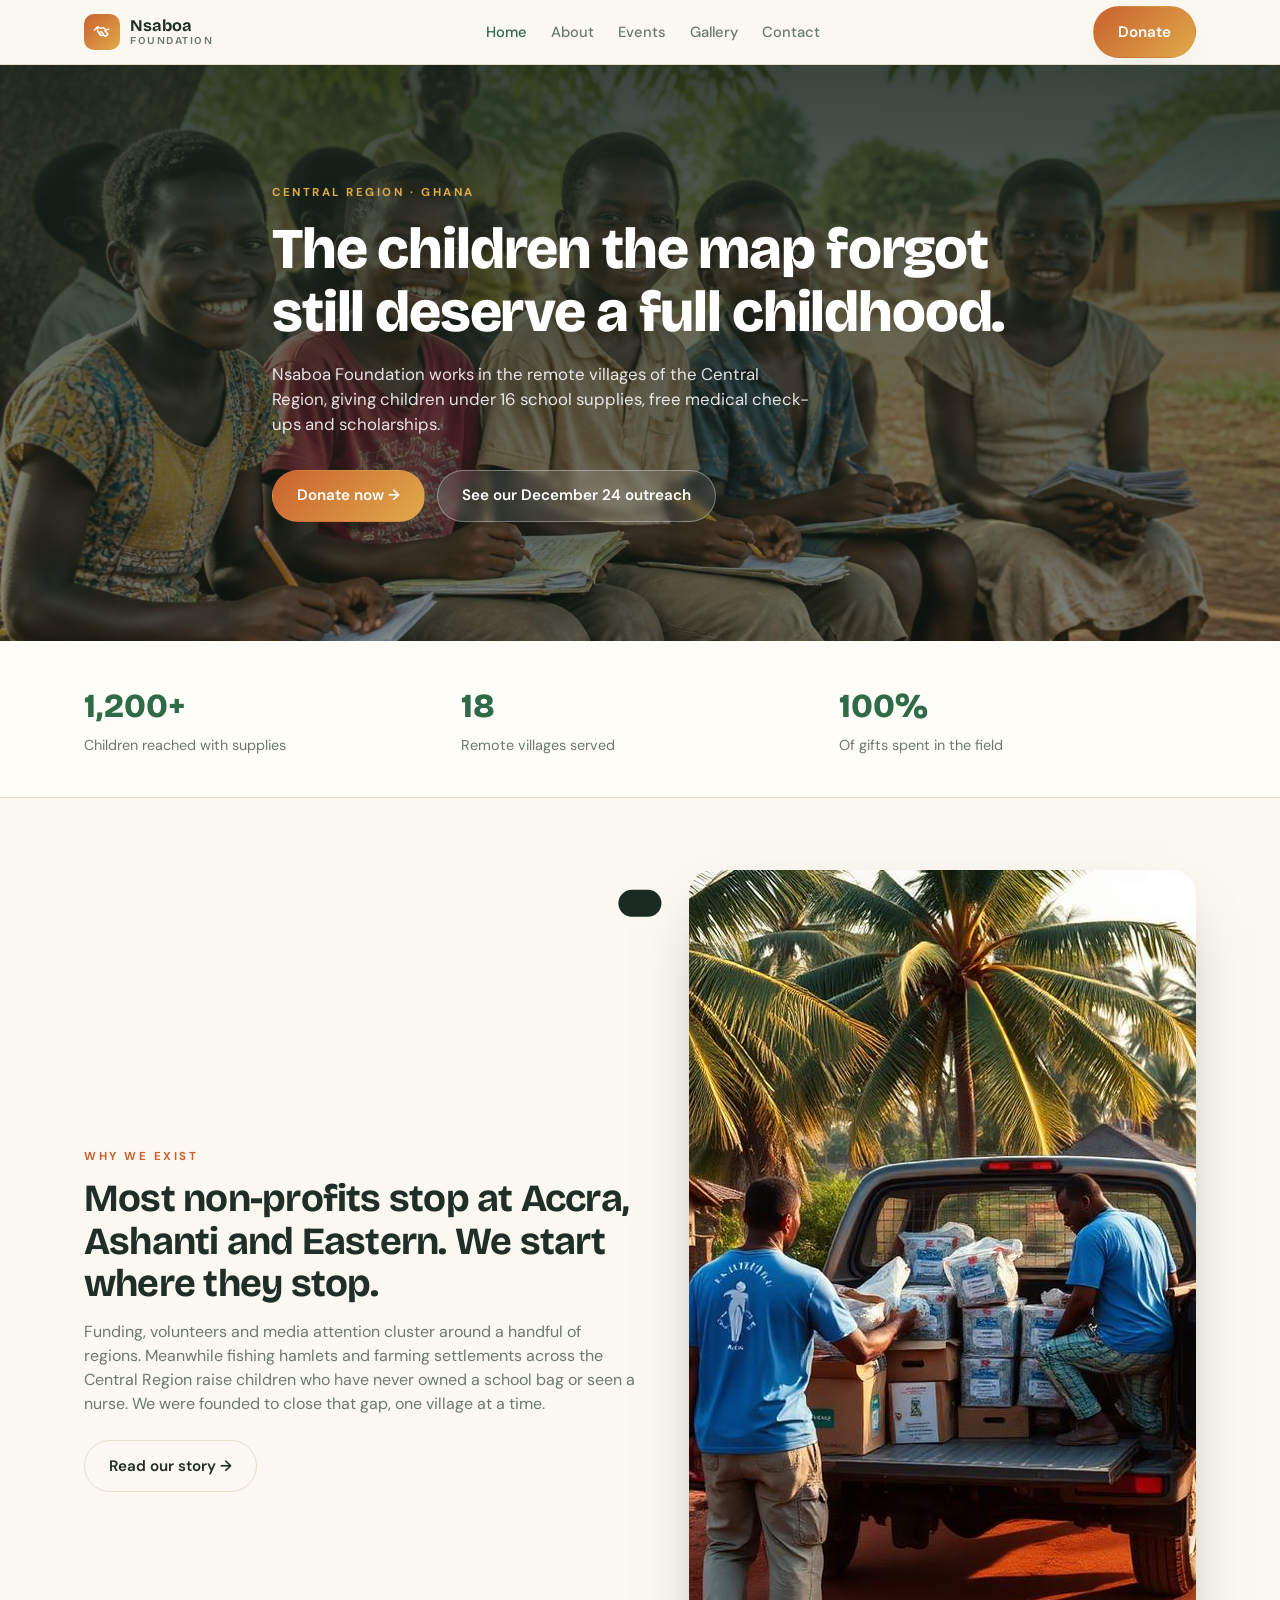
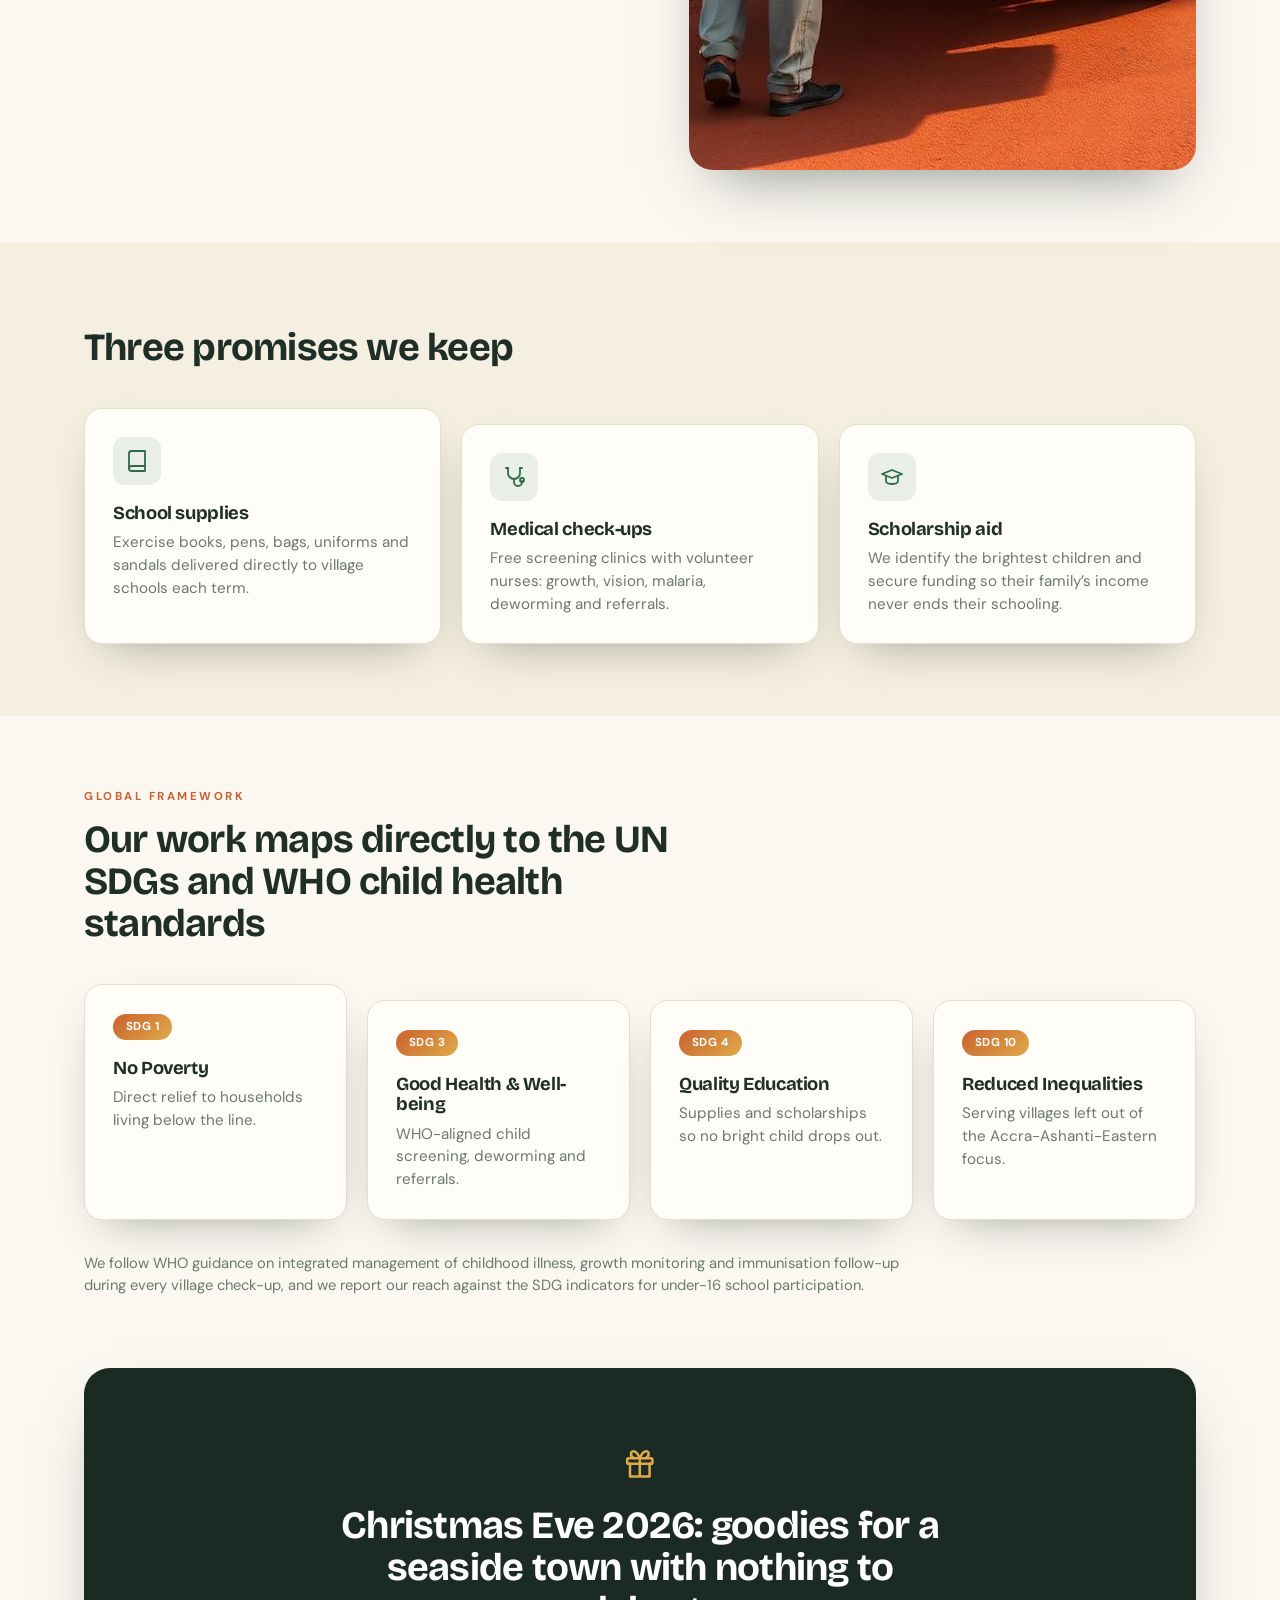
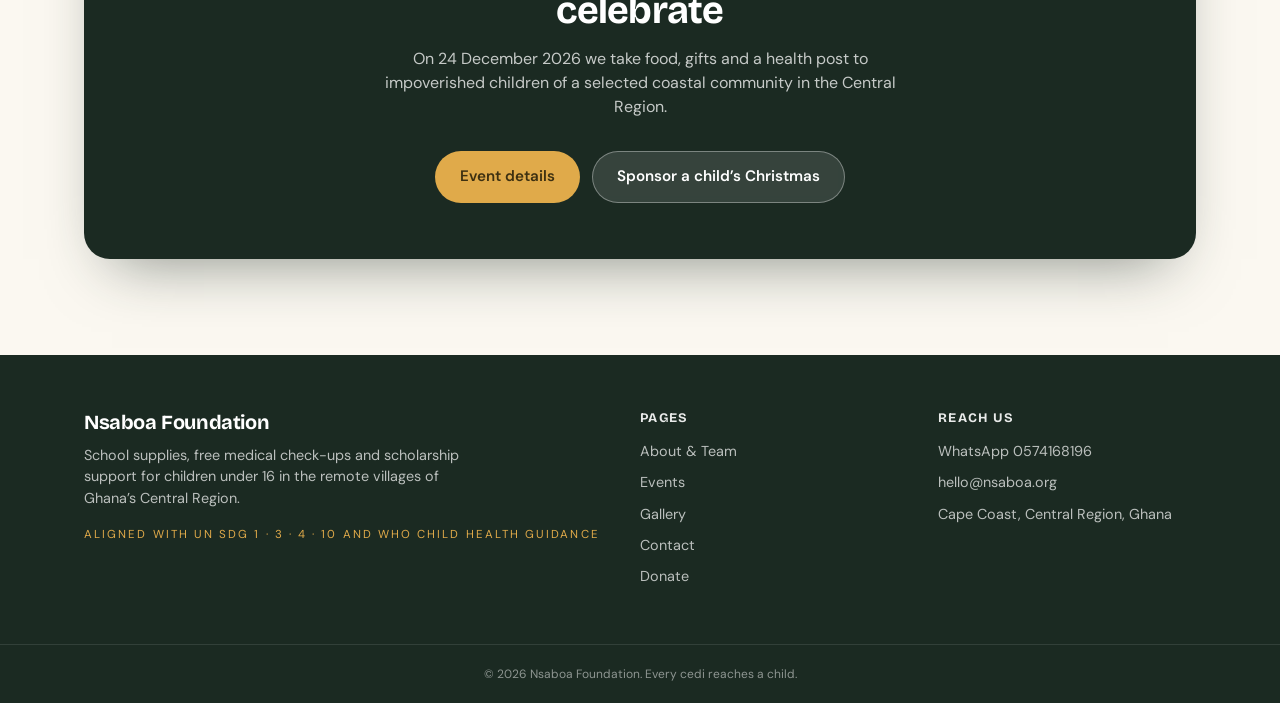
<file: index.html>
<!DOCTYPE html>
<html lang="en">
<head>
<meta charset="utf-8" />
<meta name="viewport" content="width=device-width, initial-scale=1" />
<title>Nsaboa Foundation | Aid for Central Region Children</title>
<meta name="description" content="School supplies, free medical check-ups and scholarships for children under 16 in remote villages of Ghana's Central Region." />
<meta property="og:title" content="Nsaboa Foundation | Aid for Central Region Children" />
<meta property="og:description" content="School supplies, free medical check-ups and scholarships for children under 16 in remote villages of Ghana's Central Region." />
<meta property="og:type" content="website" />
<meta name="twitter:card" content="summary_large_image" />
<link rel="preconnect" href="https://fonts.googleapis.com" />
<link rel="preconnect" href="https://fonts.gstatic.com" crossorigin />
<link href="https://fonts.googleapis.com/css2?family=Bricolage+Grotesque:opsz,wght@12..96,400..800&family=DM+Sans:wght@400;500;600;700&display=swap" rel="stylesheet" />
<link rel="stylesheet" href="css/style.css" />
</head>
<body>
<header class="header">
  <div class="wrap">
    <div class="header__bar">
      <a class="brand" href="index.html">
        <span class="brand__mark"><svg class="ic" viewBox="0 0 24 24" fill="none" stroke="currentColor" stroke-width="1.8" stroke-linecap="round" stroke-linejoin="round" aria-hidden="true"><path d="M11 17 9.5 15.5a2 2 0 0 1 2.8-2.8L14 14.4"/><path d="m3 10 4-4 4 2 3-1 4 3 3-1"/><path d="M7 6v6l5 5 2-1 3 2 3-3-4-4"/></svg></span>
        <span class="brand__name">Nsaboa
          <span class="brand__sub">Foundation</span>
        </span>
      </a>
      <nav class="nav">
          <a href="index.html" class="is-active">Home</a>
          <a href="about.html">About</a>
          <a href="events.html">Events</a>
          <a href="gallery.html">Gallery</a>
          <a href="contact.html">Contact</a>
      </nav>
      <div class="header__cta">
        <a class="btn btn--primary" href="donate.html">Donate</a>
        <button class="menu-btn" aria-label="Toggle menu">&#9776;</button>
      </div>
    </div>
    <nav class="mobile-nav" id="mobile-nav">
        <a href="index.html">Home</a>
        <a href="about.html">About</a>
        <a href="events.html">Events</a>
        <a href="gallery.html">Gallery</a>
        <a href="contact.html">Contact</a>
        <a href="donate.html">Donate</a>
    </nav>
  </div>
</header>
<main>

<section class="hero">
  <img src="assets/hero-children.jpg" alt="Smiling village children in Ghana's Central Region holding exercise books" width="1600" height="1008" />
  <div class="hero__overlay"></div>
  <div class="hero__content"><div class="wrap">
    <p class="eyebrow">Central Region &middot; Ghana</p>
    <h1>The children the map forgot still deserve a full childhood.</h1>
    <p class="lead">Nsaboa Foundation works in the remote villages of the Central Region, giving children under 16 school supplies, free medical check-ups and scholarships.</p>
    <div class="hero__actions">
      <a class="btn btn--primary" href="donate.html">Donate now &rarr;</a>
      <a class="btn btn--ondark" href="events.html">See our December 24 outreach</a>
    </div>
  </div></div>
</section>

<section class="stats"><div class="wrap"><div class="grid">
  <div><p class="k">1,200+</p><p class="v">Children reached with supplies</p></div>
  <div><p class="k">18</p><p class="v">Remote villages served</p></div>
  <div><p class="k">100%</p><p class="v">Of gifts spent in the field</p></div>
</div></div></section>

<section class="section"><div class="wrap"><div class="split">
  <div>
    <p class="eyebrow">Why we exist</p>
    <h2 class="big">Most non-profits stop at Accra, Ashanti and Eastern. We start where they stop.</h2>
    <p class="muted mt-4">Funding, volunteers and media attention cluster around a handful of regions. Meanwhile fishing hamlets and farming settlements across the Central Region raise children who have never owned a school bag or seen a nurse. We were founded to close that gap, one village at a time.</p>
    <a class="btn btn--outline mt-6" href="about.html">Read our story &rarr;</a>
  </div>
  <img src="assets/gallery-outreach.jpg" alt="Volunteers unloading donated supplies in a remote village" loading="lazy" width="1200" height="900" />
</div></div></section>

<section class="section section--tint"><div class="wrap">
  <h2 class="big">Three promises we keep</h2>
  <div class="grid cols-3 mt-10">
    <div class="card"><span class="icon-badge"><svg class="ic" viewBox="0 0 24 24" fill="none" stroke="currentColor" stroke-width="1.8" stroke-linecap="round" stroke-linejoin="round" aria-hidden="true"><path d="M4 19.5A2.5 2.5 0 0 1 6.5 17H20"/><path d="M6.5 2H20v20H6.5A2.5 2.5 0 0 1 4 19.5v-15A2.5 2.5 0 0 1 6.5 2z"/></svg></span><h3>School supplies</h3><p>Exercise books, pens, bags, uniforms and sandals delivered directly to village schools each term.</p></div>
    <div class="card"><span class="icon-badge"><svg class="ic" viewBox="0 0 24 24" fill="none" stroke="currentColor" stroke-width="1.8" stroke-linecap="round" stroke-linejoin="round" aria-hidden="true"><path d="M6 3v5a6 6 0 0 0 12 0V3"/><path d="M6 3H4M18 3h2"/><path d="M12 14v3a4 4 0 0 0 8 0v-1"/><circle cx="20" cy="15" r="2"/></svg></span><h3>Medical check-ups</h3><p>Free screening clinics with volunteer nurses: growth, vision, malaria, deworming and referrals.</p></div>
    <div class="card"><span class="icon-badge"><svg class="ic" viewBox="0 0 24 24" fill="none" stroke="currentColor" stroke-width="1.8" stroke-linecap="round" stroke-linejoin="round" aria-hidden="true"><path d="M22 9 12 5 2 9l10 4 10-4z"/><path d="M6 11v5c0 1.7 2.7 3 6 3s6-1.3 6-3v-5"/></svg></span><h3>Scholarship aid</h3><p>We identify the brightest children and secure funding so their family&rsquo;s income never ends their schooling.</p></div>
  </div>
</div></section>

<section class="section">
  <div class="wrap">
    <p class="eyebrow">Global framework</p>
    <h2 class="big" style="max-width:40rem">Our work maps directly to the UN SDGs and WHO child health standards</h2>
    <div class="grid cols-4 mt-10">
      <div class="card card--hover"><span class="pill">SDG 1</span><h3>No Poverty</h3><p>Direct relief to households living below the line.</p></div>
      <div class="card card--hover"><span class="pill">SDG 3</span><h3>Good Health &amp; Well-being</h3><p>WHO-aligned child screening, deworming and referrals.</p></div>
      <div class="card card--hover"><span class="pill">SDG 4</span><h3>Quality Education</h3><p>Supplies and scholarships so no bright child drops out.</p></div>
      <div class="card card--hover"><span class="pill">SDG 10</span><h3>Reduced Inequalities</h3><p>Serving villages left out of the Accra-Ashanti-Eastern focus.</p></div>
    </div>
    <p class="muted" style="margin-top:2rem;max-width:52rem;font-size:.92rem">We follow WHO guidance on integrated management of childhood illness, growth monitoring and immunisation follow-up during every village check-up, and we report our reach against the SDG indicators for under-16 school participation.</p>
  </div>
</section>

<section class="wrap" style="padding-bottom:1rem">
  <div class="cta">
    <p class="emoji"><svg class="ic" viewBox="0 0 24 24" fill="none" stroke="currentColor" stroke-width="1.8" stroke-linecap="round" stroke-linejoin="round" aria-hidden="true"><rect x="3" y="8" width="18" height="4" rx="1"/><path d="M12 8v13M5 12v9h14v-9"/><path d="M12 8S10 3 7.5 3 5 7 8 8M12 8s2-5 4.5-5S19 7 16 8"/></svg></p>
    <h2>Christmas Eve 2026: goodies for a seaside town with nothing to celebrate</h2>
    <p>On 24 December 2026 we take food, gifts and a health post to impoverished children of a selected coastal community in the Central Region.</p>
    <div class="cta__actions">
      <a class="btn btn--gold" href="events.html">Event details</a>
      <a class="btn btn--ondark" href="donate.html">Sponsor a child&rsquo;s Christmas</a>
    </div>
  </div>
</section>
</main>
<footer class="footer">
  <div class="wrap">
    <div class="grid">
      <div>
        <h3>Nsaboa Foundation</h3>
        <p style="margin-top:.75rem;max-width:24rem">School supplies, free medical check-ups and scholarship support for children under 16 in the remote villages of Ghana&rsquo;s Central Region.</p>
        <p class="sdg">Aligned with UN SDG 1 &middot; 3 &middot; 4 &middot; 10 and WHO child health guidance</p>
      </div>
      <div>
        <h4>Pages</h4>
        <ul>
          <li><a href="about.html">About &amp; Team</a></li>
          <li><a href="events.html">Events</a></li>
          <li><a href="gallery.html">Gallery</a></li>
          <li><a href="contact.html">Contact</a></li>
          <li><a href="donate.html">Donate</a></li>
        </ul>
      </div>
      <div>
        <h4>Reach us</h4>
        <ul>
          <li><a data-wa="Hello Nsaboa Foundation, I'd like to know more." href="#">WhatsApp 0574168196</a></li>
          <li>hello@nsaboa.org</li>
          <li>Cape Coast, Central Region, Ghana</li>
        </ul>
      </div>
    </div>
  </div>
  <div class="footer__bottom">&copy; <span id="year">2026</span> Nsaboa Foundation. Every cedi reaches a child.</div>
</footer>
<div id="toast" role="status" aria-live="polite"></div>
<script src="js/main.js"></script>
</body>
</html>
</file>
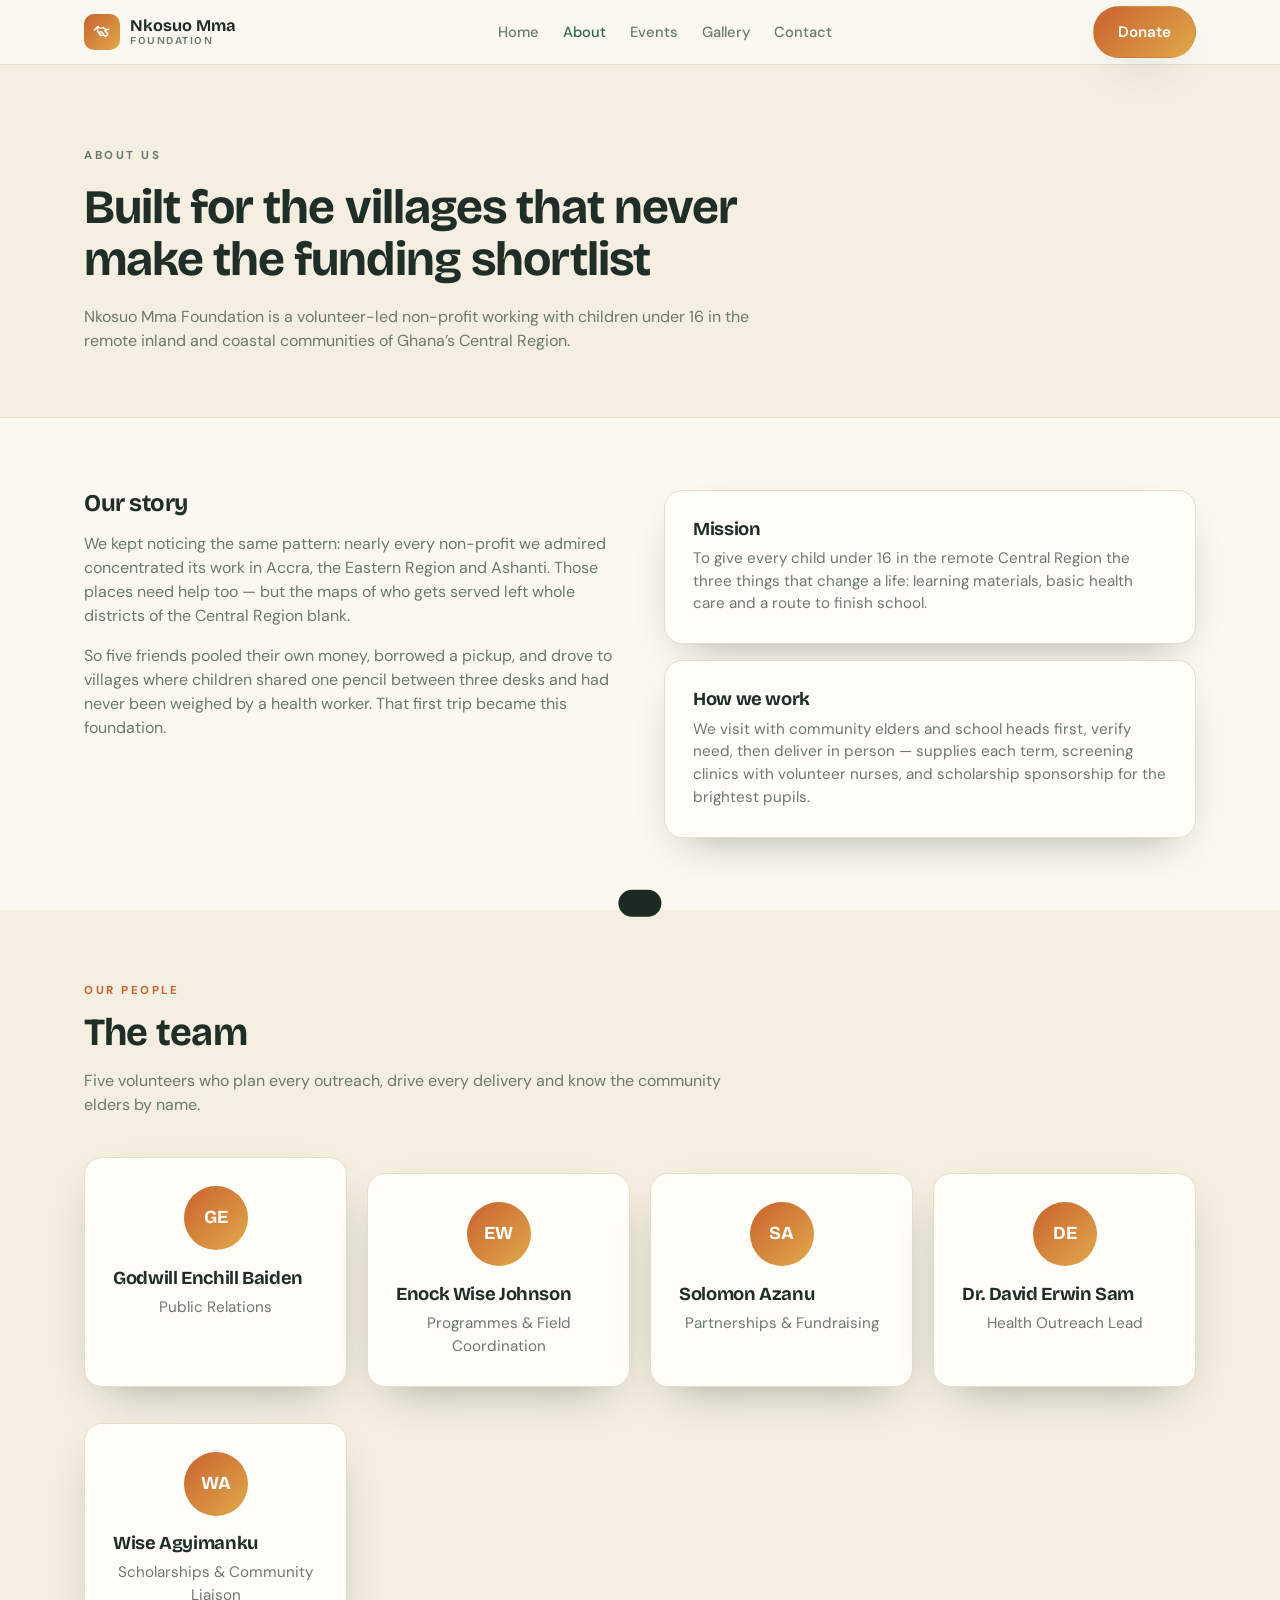
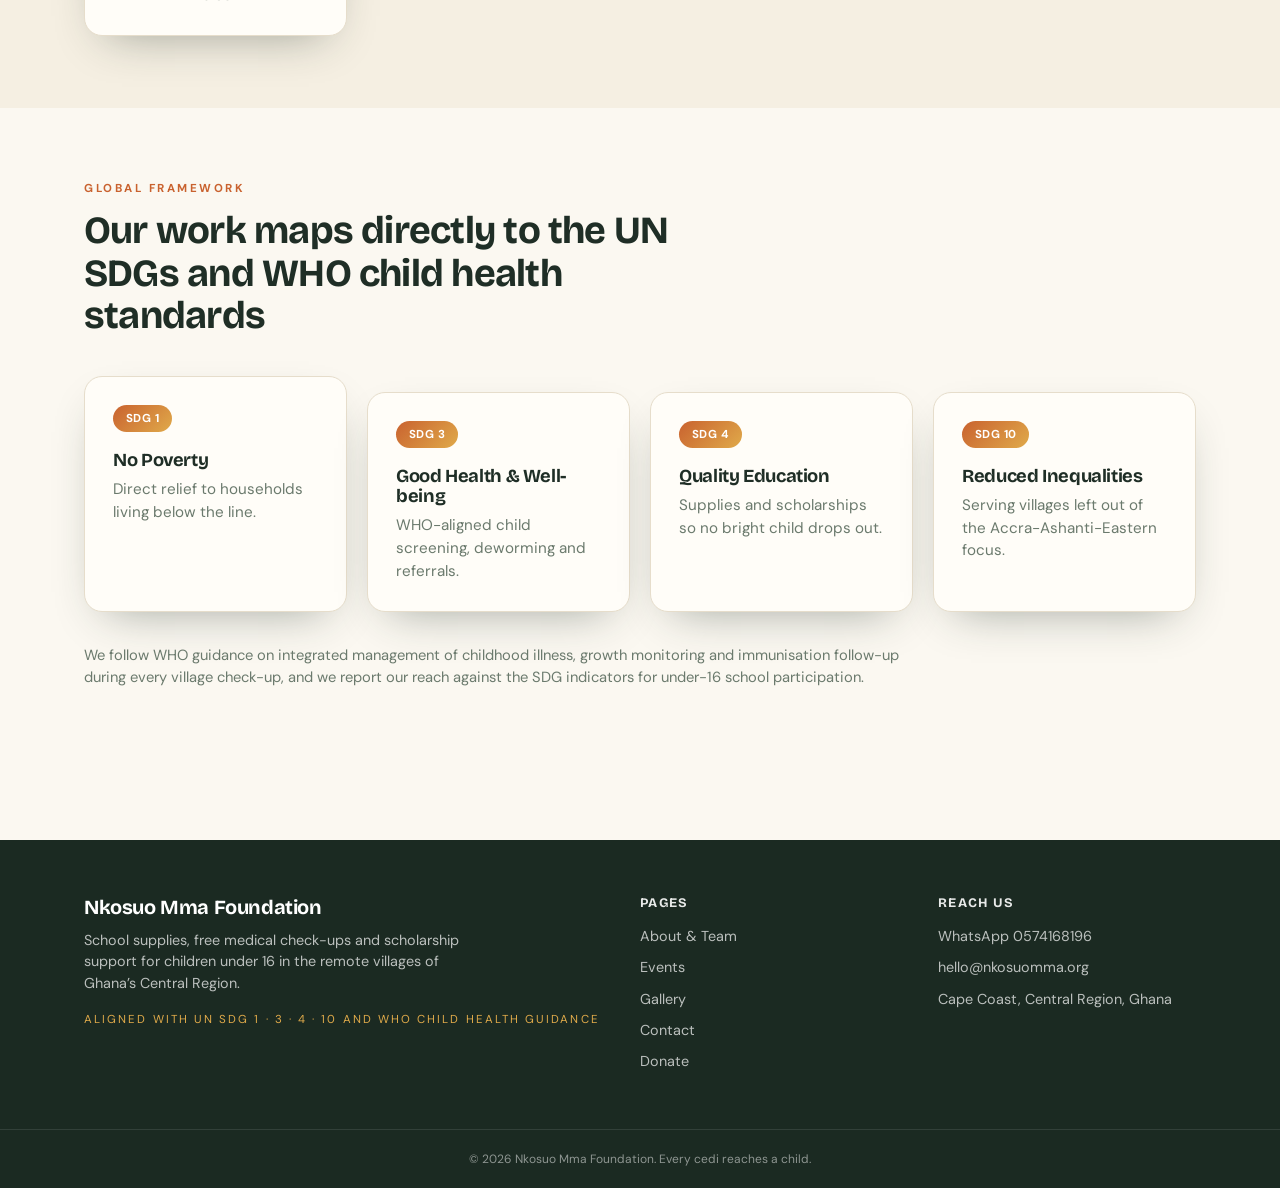
<file: about.html>
<!DOCTYPE html>
<html lang="en">
<head>
<meta charset="utf-8" />
<meta name="viewport" content="width=device-width, initial-scale=1" />
<title>About &amp; Team | Nkosuo Mma Foundation</title>
<meta name="description" content="Why we serve Ghana's Central Region, how we work, and the five volunteers behind Nkosuo Mma Foundation." />
<meta property="og:title" content="About &amp; Team | Nkosuo Mma Foundation" />
<meta property="og:description" content="Why we serve Ghana's Central Region, how we work, and the five volunteers behind Nkosuo Mma Foundation." />
<meta property="og:type" content="website" />
<meta name="twitter:card" content="summary_large_image" />
<link rel="preconnect" href="https://fonts.googleapis.com" />
<link rel="preconnect" href="https://fonts.gstatic.com" crossorigin />
<link href="https://fonts.googleapis.com/css2?family=Bricolage+Grotesque:opsz,wght@12..96,400..800&family=DM+Sans:wght@400;500;600;700&display=swap" rel="stylesheet" />
<link rel="stylesheet" href="css/style.css" />
</head>
<body>
<header class="header">
  <div class="wrap">
    <div class="header__bar">
      <a class="brand" href="index.html">
        <span class="brand__mark"><svg class="ic" viewBox="0 0 24 24" fill="none" stroke="currentColor" stroke-width="1.8" stroke-linecap="round" stroke-linejoin="round" aria-hidden="true"><path d="M11 17 9.5 15.5a2 2 0 0 1 2.8-2.8L14 14.4"/><path d="m3 10 4-4 4 2 3-1 4 3 3-1"/><path d="M7 6v6l5 5 2-1 3 2 3-3-4-4"/></svg></span>
        <span class="brand__name">Nkosuo Mma
          <span class="brand__sub">Foundation</span>
        </span>
      </a>
      <nav class="nav">
          <a href="index.html">Home</a>
          <a href="about.html" class="is-active">About</a>
          <a href="events.html">Events</a>
          <a href="gallery.html">Gallery</a>
          <a href="contact.html">Contact</a>
      </nav>
      <div class="header__cta">
        <a class="btn btn--primary" href="donate.html">Donate</a>
        <button class="menu-btn" aria-label="Toggle menu">&#9776;</button>
      </div>
    </div>
    <nav class="mobile-nav" id="mobile-nav">
        <a href="index.html">Home</a>
        <a href="about.html">About</a>
        <a href="events.html">Events</a>
        <a href="gallery.html">Gallery</a>
        <a href="contact.html">Contact</a>
        <a href="donate.html">Donate</a>
    </nav>
  </div>
</header>
<main>
<section class="pagehero"><div class="wrap">
  <p class="eyebrow">About us</p>
  <h1>Built for the villages that never make the funding shortlist</h1>
  <p>Nkosuo Mma Foundation is a volunteer-led non-profit working with children under 16 in the remote inland and coastal communities of Ghana&rsquo;s Central Region.</p>
</div></section>

<section class="section"><div class="wrap"><div class="split" style="grid-template-columns:1fr 1fr;align-items:start">
  <div>
    <h2>Our story</h2>
    <p class="muted mt-4">We kept noticing the same pattern: nearly every non-profit we admired concentrated its work in Accra, the Eastern Region and Ashanti. Those places need help too &mdash; but the maps of who gets served left whole districts of the Central Region blank.</p>
    <p class="muted mt-4">So five friends pooled their own money, borrowed a pickup, and drove to villages where children shared one pencil between three desks and had never been weighed by a health worker. That first trip became this foundation.</p>
  </div>
  <div>
    <div class="card"><h3 style="margin-top:0">Mission</h3><p>To give every child under 16 in the remote Central Region the three things that change a life: learning materials, basic health care and a route to finish school.</p></div>
    <div class="card"><h3 style="margin-top:0">How we work</h3><p>We visit with community elders and school heads first, verify need, then deliver in person &mdash; supplies each term, screening clinics with volunteer nurses, and scholarship sponsorship for the brightest pupils.</p></div>
  </div>
</div></div></section>

<section class="section section--tint"><div class="wrap">
  <p class="eyebrow">Our people</p>
  <h2 class="big">The team</h2>
  <p class="muted mt-4" style="max-width:42rem">Five volunteers who plan every outreach, drive every delivery and know the community elders by name.</p>
  <div class="grid cols-3 mt-10">
      <div class="card card--hover team-card"><span class="avatar">GE</span><h3>Godwill Enchill Baiden</h3><p>Public Relations</p></div>
      <div class="card card--hover team-card"><span class="avatar">EW</span><h3>Enock Wise Johnson</h3><p>Programmes & Field Coordination</p></div>
      <div class="card card--hover team-card"><span class="avatar">SA</span><h3>Solomon Azanu</h3><p>Partnerships & Fundraising</p></div>
      <div class="card card--hover team-card"><span class="avatar">DE</span><h3>Dr. David Erwin Sam</h3><p>Health Outreach Lead</p></div>
      <div class="card card--hover team-card"><span class="avatar">WA</span><h3>Wise Agyimanku</h3><p>Scholarships & Community Liaison</p></div>
  </div>
</div></section>

<section class="section">
  <div class="wrap">
    <p class="eyebrow">Global framework</p>
    <h2 class="big" style="max-width:40rem">Our work maps directly to the UN SDGs and WHO child health standards</h2>
    <div class="grid cols-4 mt-10">
      <div class="card card--hover"><span class="pill">SDG 1</span><h3>No Poverty</h3><p>Direct relief to households living below the line.</p></div>
      <div class="card card--hover"><span class="pill">SDG 3</span><h3>Good Health &amp; Well-being</h3><p>WHO-aligned child screening, deworming and referrals.</p></div>
      <div class="card card--hover"><span class="pill">SDG 4</span><h3>Quality Education</h3><p>Supplies and scholarships so no bright child drops out.</p></div>
      <div class="card card--hover"><span class="pill">SDG 10</span><h3>Reduced Inequalities</h3><p>Serving villages left out of the Accra-Ashanti-Eastern focus.</p></div>
    </div>
    <p class="muted" style="margin-top:2rem;max-width:52rem;font-size:.92rem">We follow WHO guidance on integrated management of childhood illness, growth monitoring and immunisation follow-up during every village check-up, and we report our reach against the SDG indicators for under-16 school participation.</p>
  </div>
</section>
</main>
<footer class="footer">
  <div class="wrap">
    <div class="grid">
      <div>
        <h3>Nkosuo Mma Foundation</h3>
        <p style="margin-top:.75rem;max-width:24rem">School supplies, free medical check-ups and scholarship support for children under 16 in the remote villages of Ghana&rsquo;s Central Region.</p>
        <p class="sdg">Aligned with UN SDG 1 &middot; 3 &middot; 4 &middot; 10 and WHO child health guidance</p>
      </div>
      <div>
        <h4>Pages</h4>
        <ul>
          <li><a href="about.html">About &amp; Team</a></li>
          <li><a href="events.html">Events</a></li>
          <li><a href="gallery.html">Gallery</a></li>
          <li><a href="contact.html">Contact</a></li>
          <li><a href="donate.html">Donate</a></li>
        </ul>
      </div>
      <div>
        <h4>Reach us</h4>
        <ul>
          <li><a data-wa="Hello Nkosuo Mma Foundation, I'd like to know more." href="#">WhatsApp 0574168196</a></li>
          <li>hello@nkosuomma.org</li>
          <li>Cape Coast, Central Region, Ghana</li>
        </ul>
      </div>
    </div>
  </div>
  <div class="footer__bottom">&copy; <span id="year">2026</span> Nkosuo Mma Foundation. Every cedi reaches a child.</div>
</footer>
<div id="toast" role="status" aria-live="polite"></div>
<script src="js/main.js"></script>
</body>
</html>
</file>
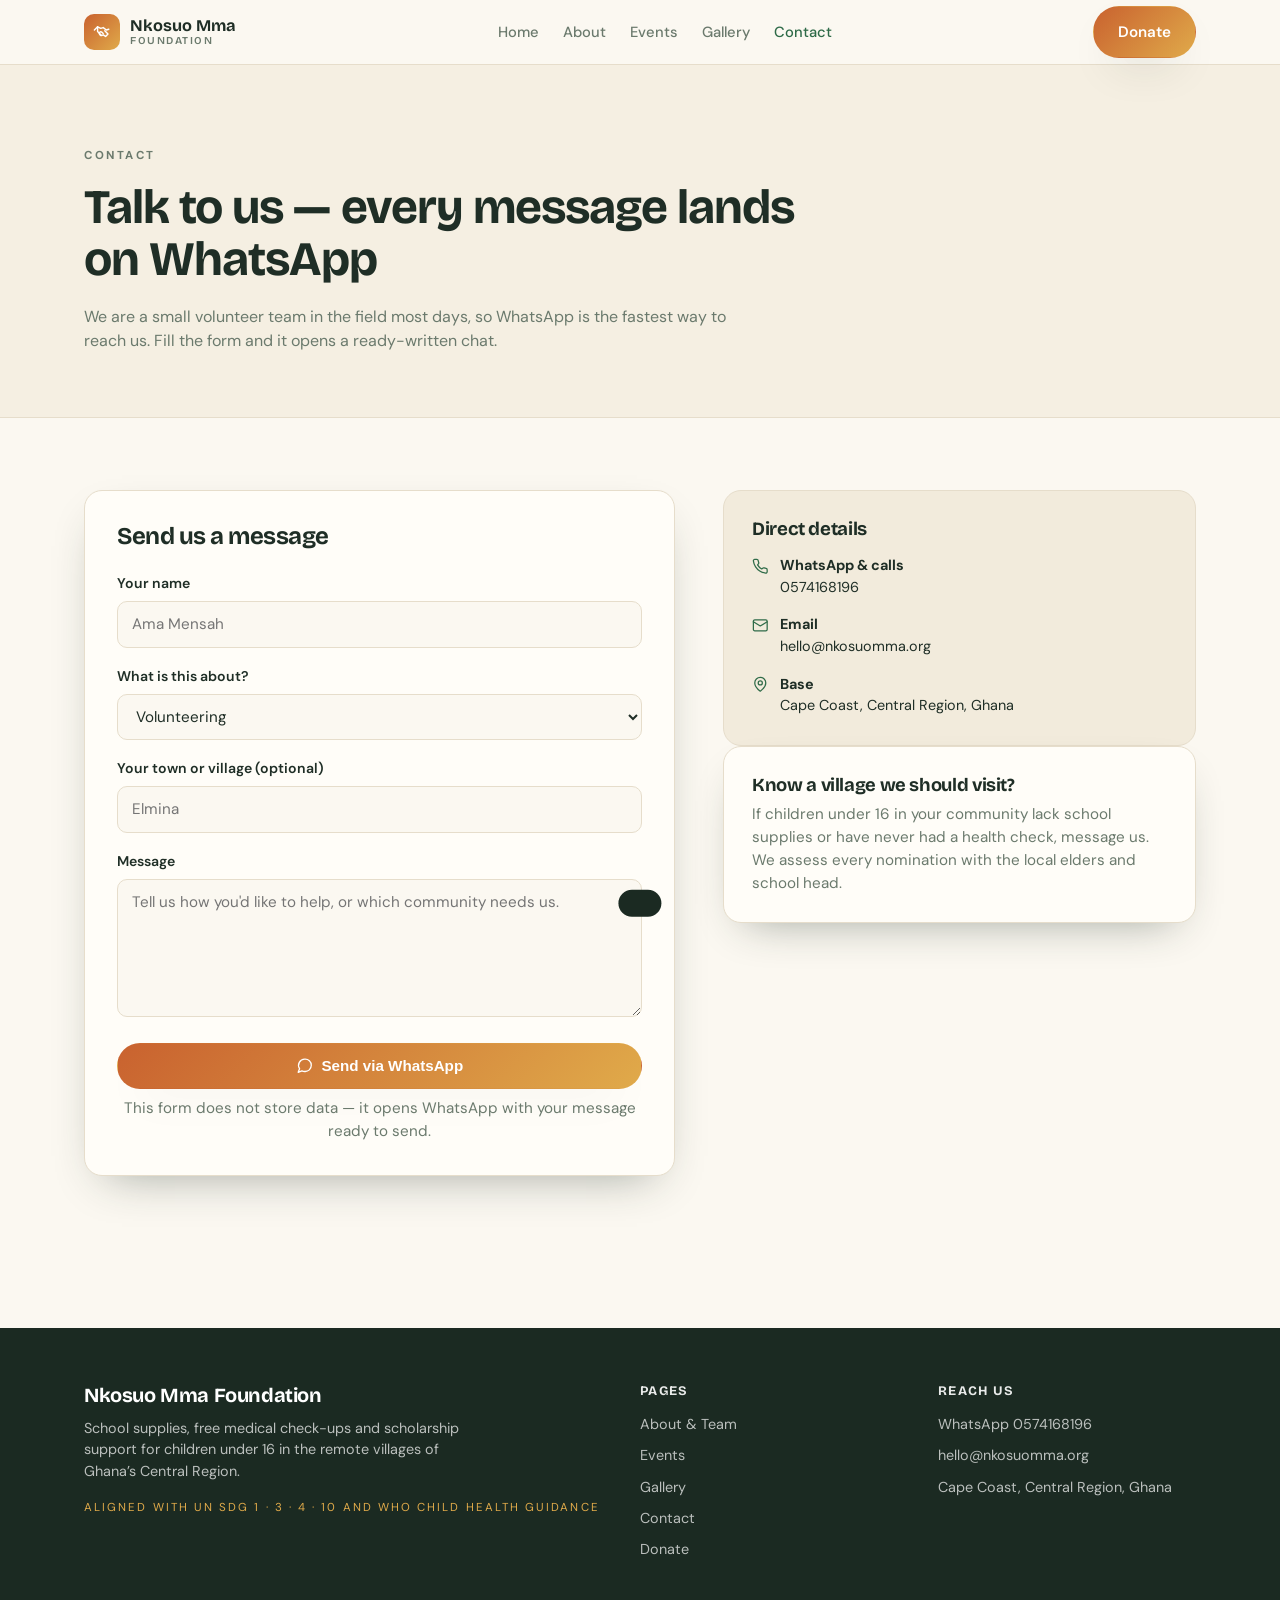
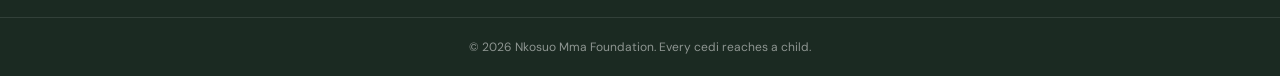
<file: contact.html>
<!DOCTYPE html>
<html lang="en">
<head>
<meta charset="utf-8" />
<meta name="viewport" content="width=device-width, initial-scale=1" />
<title>Contact | Nkosuo Mma Foundation</title>
<meta name="description" content="Reach Nkosuo Mma Foundation on WhatsApp at 0574168196 to volunteer, partner, donate goods or nominate a village in Ghana's Central Region." />
<meta property="og:title" content="Contact | Nkosuo Mma Foundation" />
<meta property="og:description" content="Reach Nkosuo Mma Foundation on WhatsApp at 0574168196 to volunteer, partner, donate goods or nominate a village in Ghana's Central Region." />
<meta property="og:type" content="website" />
<meta name="twitter:card" content="summary_large_image" />
<link rel="preconnect" href="https://fonts.googleapis.com" />
<link rel="preconnect" href="https://fonts.gstatic.com" crossorigin />
<link href="https://fonts.googleapis.com/css2?family=Bricolage+Grotesque:opsz,wght@12..96,400..800&family=DM+Sans:wght@400;500;600;700&display=swap" rel="stylesheet" />
<link rel="stylesheet" href="css/style.css" />
</head>
<body>
<header class="header">
  <div class="wrap">
    <div class="header__bar">
      <a class="brand" href="index.html">
        <span class="brand__mark"><svg class="ic" viewBox="0 0 24 24" fill="none" stroke="currentColor" stroke-width="1.8" stroke-linecap="round" stroke-linejoin="round" aria-hidden="true"><path d="M11 17 9.5 15.5a2 2 0 0 1 2.8-2.8L14 14.4"/><path d="m3 10 4-4 4 2 3-1 4 3 3-1"/><path d="M7 6v6l5 5 2-1 3 2 3-3-4-4"/></svg></span>
        <span class="brand__name">Nkosuo Mma
          <span class="brand__sub">Foundation</span>
        </span>
      </a>
      <nav class="nav">
          <a href="index.html">Home</a>
          <a href="about.html">About</a>
          <a href="events.html">Events</a>
          <a href="gallery.html">Gallery</a>
          <a href="contact.html" class="is-active">Contact</a>
      </nav>
      <div class="header__cta">
        <a class="btn btn--primary" href="donate.html">Donate</a>
        <button class="menu-btn" aria-label="Toggle menu">&#9776;</button>
      </div>
    </div>
    <nav class="mobile-nav" id="mobile-nav">
        <a href="index.html">Home</a>
        <a href="about.html">About</a>
        <a href="events.html">Events</a>
        <a href="gallery.html">Gallery</a>
        <a href="contact.html">Contact</a>
        <a href="donate.html">Donate</a>
    </nav>
  </div>
</header>
<main>
<section class="pagehero"><div class="wrap">
  <p class="eyebrow">Contact</p>
  <h1>Talk to us &mdash; every message lands on WhatsApp</h1>
  <p>We are a small volunteer team in the field most days, so WhatsApp is the fastest way to reach us. Fill the form and it opens a ready-written chat.</p>
</div></section>

<section class="section"><div class="wrap"><div class="form-grid">
  <form id="contact-form" class="card" style="padding:2rem" novalidate>
    <h2 style="margin-top:0">Send us a message</h2>
    <div class="mt-6">
      <div class="field"><label for="name">Your name</label><input id="name" name="name_" placeholder="Ama Mensah" /></div>
      <div class="field"><label for="topic">What is this about?</label>
        <select id="topic" name="topic">
            <option>Volunteering</option>
            <option>Donating goods</option>
            <option>Partnership or sponsorship</option>
            <option>Nominating a village</option>
            <option>Scholarship enquiry</option>
            <option>Something else</option>
        </select>
      </div>
      <div class="field"><label for="location">Your town or village (optional)</label><input id="location" name="location" placeholder="Elmina" /></div>
      <div class="field"><label for="message">Message</label><textarea id="message" name="message" rows="5" placeholder="Tell us how you'd like to help, or which community needs us."></textarea></div>
      <button type="submit" class="btn btn--primary btn--block"><svg class="ic" viewBox="0 0 24 24" fill="none" stroke="currentColor" stroke-width="1.8" stroke-linecap="round" stroke-linejoin="round" aria-hidden="true"><path d="M21 11.5a8.4 8.4 0 0 1-9 8.4 8.5 8.5 0 0 1-3.9-.9L3 21l1.9-5A8.4 8.4 0 0 1 12 3a8.4 8.4 0 0 1 9 8.5z"/></svg> Send via WhatsApp</button>
      <p class="fineprint">This form does not store data &mdash; it opens WhatsApp with your message ready to send.</p>
    </div>
  </form>
  <aside>
    <div class="side-card">
      <h3 style="margin-top:0">Direct details</h3>
      <ul class="contact-list" style="list-style:none;display:grid;gap:1rem;margin-top:1rem;font-size:.9rem">
        <li><svg class="ic" viewBox="0 0 24 24" fill="none" stroke="currentColor" stroke-width="1.8" stroke-linecap="round" stroke-linejoin="round" aria-hidden="true"><path d="M22 16.9v3a2 2 0 0 1-2.2 2 19.8 19.8 0 0 1-8.6-3 19.5 19.5 0 0 1-6-6A19.8 19.8 0 0 1 2 4.2 2 2 0 0 1 4 2h3a2 2 0 0 1 2 1.7c.1 1 .4 1.9.7 2.8a2 2 0 0 1-.5 2.1L8.1 9.9a16 16 0 0 0 6 6l1.3-1.1a2 2 0 0 1 2.1-.5c.9.3 1.8.6 2.8.7a2 2 0 0 1 1.7 2z"/></svg> <strong>WhatsApp &amp; calls</strong><br />0574168196</li>
        <li><svg class="ic" viewBox="0 0 24 24" fill="none" stroke="currentColor" stroke-width="1.8" stroke-linecap="round" stroke-linejoin="round" aria-hidden="true"><rect x="2" y="4" width="20" height="16" rx="2"/><path d="m22 7-10 6L2 7"/></svg> <strong>Email</strong><br />hello@nkosuomma.org</li>
        <li><svg class="ic" viewBox="0 0 24 24" fill="none" stroke="currentColor" stroke-width="1.8" stroke-linecap="round" stroke-linejoin="round" aria-hidden="true"><path d="M20 10c0 6-8 12-8 12s-8-6-8-12a8 8 0 0 1 16 0z"/><circle cx="12" cy="10" r="3"/></svg> <strong>Base</strong><br />Cape Coast, Central Region, Ghana</li>
      </ul>
    </div>
    <div class="card">
      <h3 style="margin-top:0">Know a village we should visit?</h3>
      <p>If children under 16 in your community lack school supplies or have never had a health check, message us. We assess every nomination with the local elders and school head.</p>
    </div>
  </aside>
</div></div></section>
</main>
<footer class="footer">
  <div class="wrap">
    <div class="grid">
      <div>
        <h3>Nkosuo Mma Foundation</h3>
        <p style="margin-top:.75rem;max-width:24rem">School supplies, free medical check-ups and scholarship support for children under 16 in the remote villages of Ghana&rsquo;s Central Region.</p>
        <p class="sdg">Aligned with UN SDG 1 &middot; 3 &middot; 4 &middot; 10 and WHO child health guidance</p>
      </div>
      <div>
        <h4>Pages</h4>
        <ul>
          <li><a href="about.html">About &amp; Team</a></li>
          <li><a href="events.html">Events</a></li>
          <li><a href="gallery.html">Gallery</a></li>
          <li><a href="contact.html">Contact</a></li>
          <li><a href="donate.html">Donate</a></li>
        </ul>
      </div>
      <div>
        <h4>Reach us</h4>
        <ul>
          <li><a data-wa="Hello Nkosuo Mma Foundation, I'd like to know more." href="#">WhatsApp 0574168196</a></li>
          <li>hello@nkosuomma.org</li>
          <li>Cape Coast, Central Region, Ghana</li>
        </ul>
      </div>
    </div>
  </div>
  <div class="footer__bottom">&copy; <span id="year">2026</span> Nkosuo Mma Foundation. Every cedi reaches a child.</div>
</footer>
<div id="toast" role="status" aria-live="polite"></div>
<script src="js/main.js"></script>
</body>
</html>
</file>
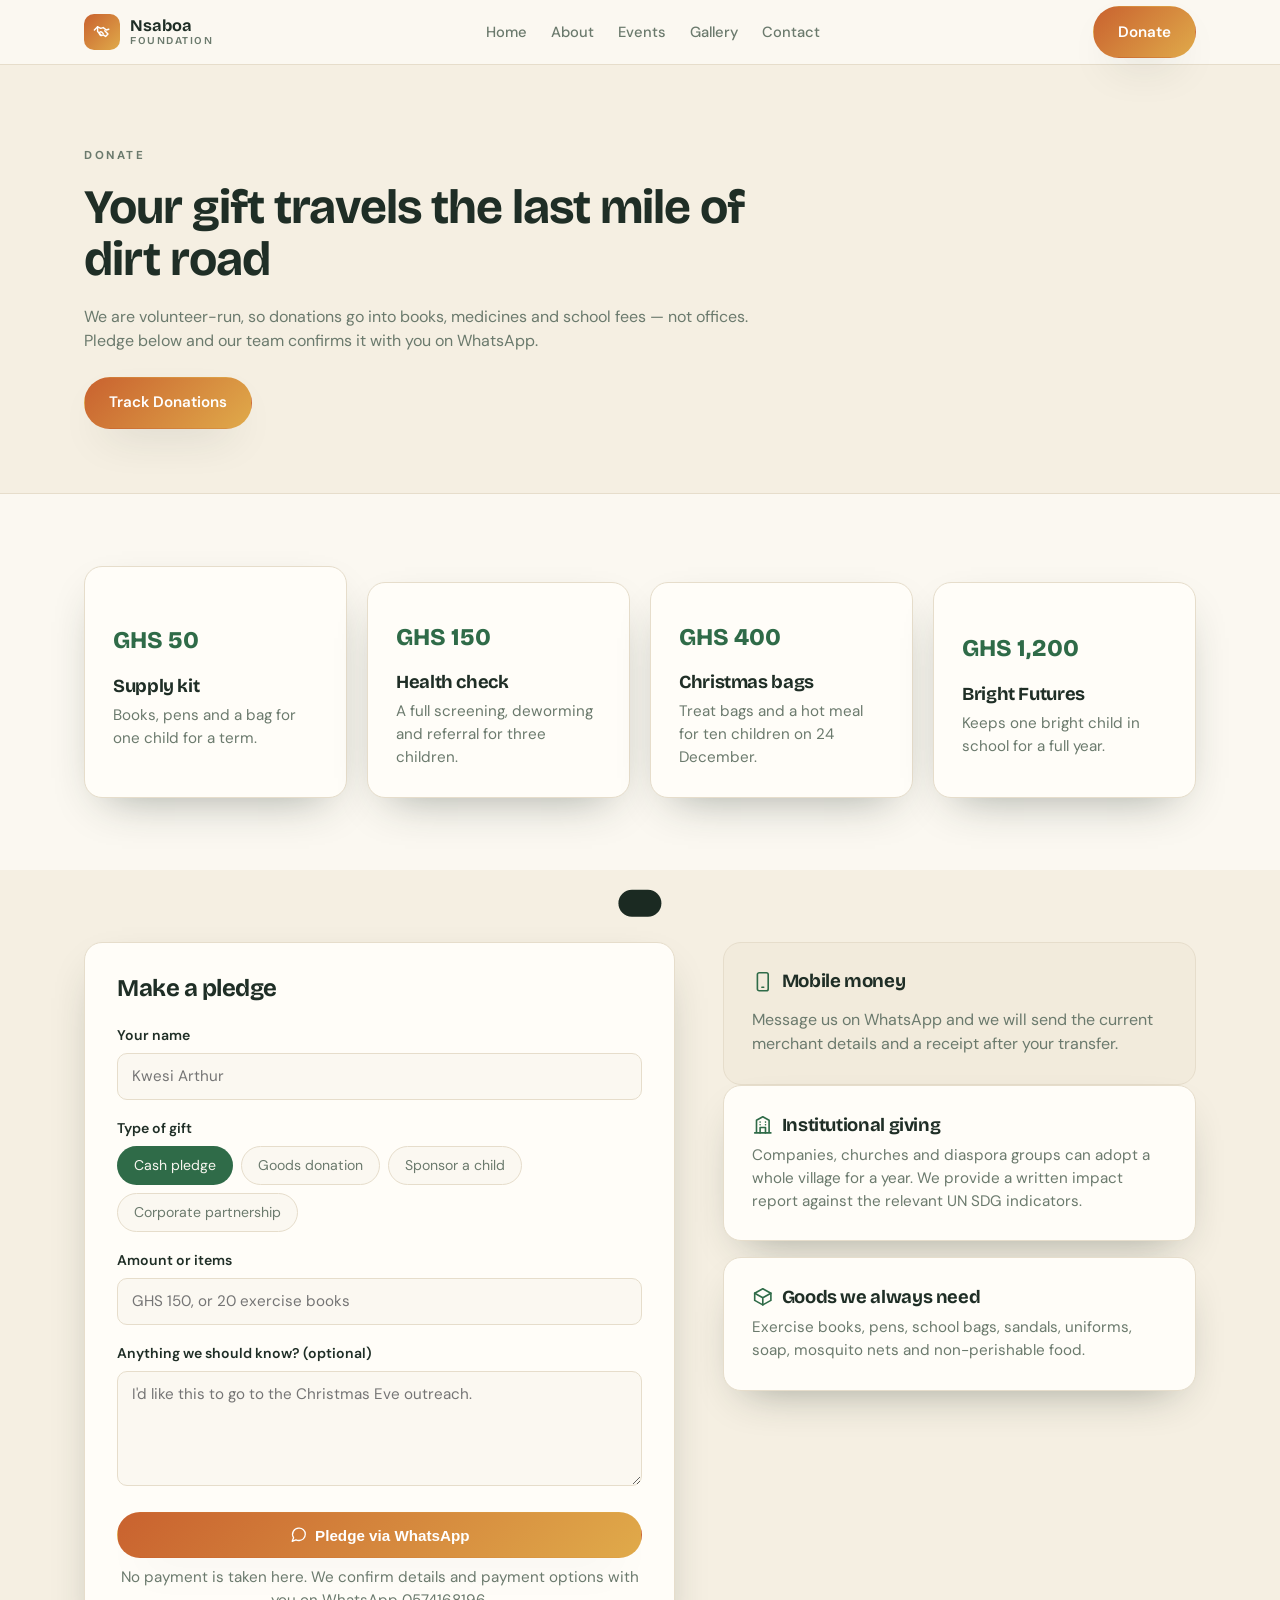
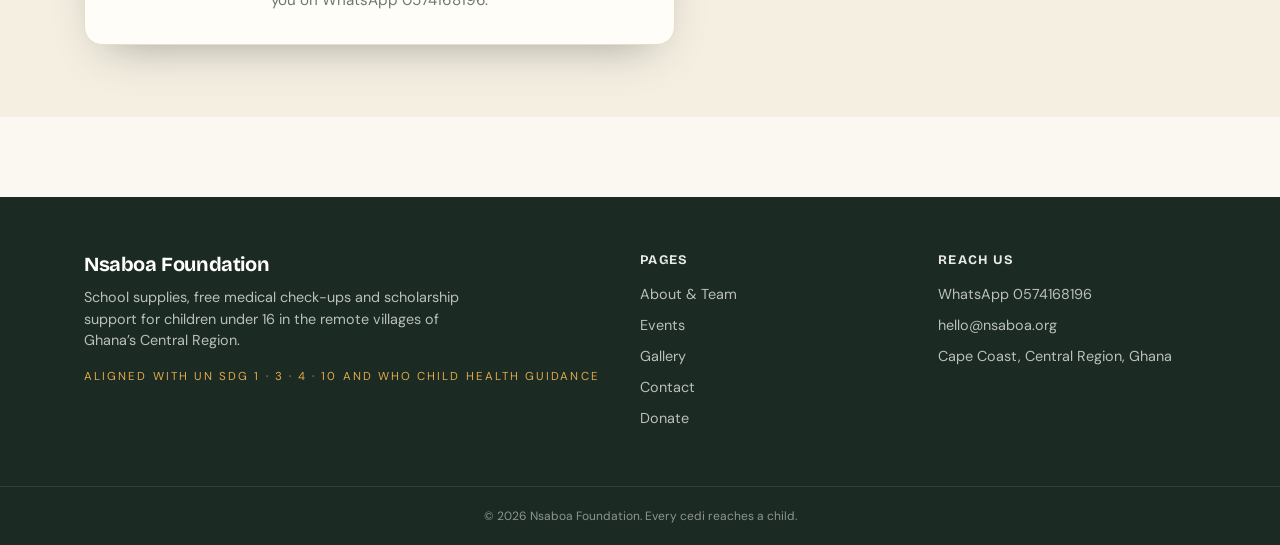
<file: donate.html>
<!DOCTYPE html>
<html lang="en">
<head>
<meta charset="utf-8" />
<meta name="viewport" content="width=device-width, initial-scale=1" />
<title>Donate | Nsaboa Foundation</title>
<meta name="description" content="Give school supplies, fund a medical check-up or sponsor a bright child's schooling in Ghana's Central Region. Pledges are confirmed on WhatsApp 0574168196." />
<meta property="og:title" content="Donate | Nsaboa Foundation" />
<meta property="og:description" content="Give school supplies, fund a medical check-up or sponsor a bright child's schooling in Ghana's Central Region. Pledges are confirmed on WhatsApp 0574168196." />
<meta property="og:type" content="website" />
<meta name="twitter:card" content="summary_large_image" />
<link rel="preconnect" href="https://fonts.googleapis.com" />
<link rel="preconnect" href="https://fonts.gstatic.com" crossorigin />
<link href="https://fonts.googleapis.com/css2?family=Bricolage+Grotesque:opsz,wght@12..96,400..800&family=DM+Sans:wght@400;500;600;700&display=swap" rel="stylesheet" />
<link rel="stylesheet" href="css/style.css" />
</head>
<body>
<header class="header">
  <div class="wrap">
    <div class="header__bar">
      <a class="brand" href="index.html">
        <span class="brand__mark"><svg class="ic" viewBox="0 0 24 24" fill="none" stroke="currentColor" stroke-width="1.8" stroke-linecap="round" stroke-linejoin="round" aria-hidden="true"><path d="M11 17 9.5 15.5a2 2 0 0 1 2.8-2.8L14 14.4"/><path d="m3 10 4-4 4 2 3-1 4 3 3-1"/><path d="M7 6v6l5 5 2-1 3 2 3-3-4-4"/></svg></span>
        <span class="brand__name">Nsaboa
          <span class="brand__sub">Foundation</span>
        </span>
      </a>
      <nav class="nav">
          <a href="index.html">Home</a>
          <a href="about.html">About</a>
          <a href="events.html">Events</a>
          <a href="gallery.html">Gallery</a>
          <a href="contact.html">Contact</a>
      </nav>
      <div class="header__cta">
        <a class="btn btn--primary" href="donate.html">Donate</a>
        <button class="menu-btn" aria-label="Toggle menu">&#9776;</button>
      </div>
    </div>
    <nav class="mobile-nav" id="mobile-nav">
        <a href="index.html">Home</a>
        <a href="about.html">About</a>
        <a href="events.html">Events</a>
        <a href="gallery.html">Gallery</a>
        <a href="contact.html">Contact</a>
        <a href="donate.html">Donate</a>
    </nav>
  </div>
</header>
<main>
<section class="pagehero"><div class="wrap">
  <p class="eyebrow">Donate</p>
  <h1>Your gift travels the last mile of dirt road</h1>
  <p>We are volunteer-run, so donations go into books, medicines and school fees &mdash; not offices. Pledge below and our team confirms it with you on WhatsApp.</p>
  <br>
  <a class="btn btn--primary" href="donations.html">Track Donations</a>
</div></section>

<section class="section"><div class="wrap">
  <div class="grid cols-4">
      <button type="button" class="card card--hover tier" data-amount="GHS 50"><p class="amt">GHS 50</p><h3>Supply kit</h3><p>Books, pens and a bag for one child for a term.</p></button>
      <button type="button" class="card card--hover tier" data-amount="GHS 150"><p class="amt">GHS 150</p><h3>Health check</h3><p>A full screening, deworming and referral for three children.</p></button>
      <button type="button" class="card card--hover tier" data-amount="GHS 400"><p class="amt">GHS 400</p><h3>Christmas bags</h3><p>Treat bags and a hot meal for ten children on 24 December.</p></button>
      <button type="button" class="card card--hover tier" data-amount="GHS 1,200"><p class="amt">GHS 1,200</p><h3>Bright Futures</h3><p>Keeps one bright child in school for a full year.</p></button>
  </div>
</div></section>

<section class="section section--tint"><div class="wrap"><div class="form-grid">
  <form id="donate-form" class="card" style="padding:2rem" novalidate>
    <input type="hidden" name="kind" value="Cash pledge" />
    <h2 style="margin-top:0">Make a pledge</h2>
    <div class="mt-6">
      <div class="field"><label for="dname">Your name</label><input id="dname" name="name_" placeholder="Kwesi Arthur" /></div>
      <div class="field"><label>Type of gift</label><div class="chiprow">
          <button type="button" class="chip is-active">Cash pledge</button>
          <button type="button" class="chip">Goods donation</button>
          <button type="button" class="chip">Sponsor a child</button>
          <button type="button" class="chip">Corporate partnership</button>
      </div></div>
      <div class="field"><label for="damount">Amount or items</label><input id="damount" name="amount" placeholder="GHS 150, or 20 exercise books" /></div>
      <div class="field"><label for="dnote">Anything we should know? (optional)</label><textarea id="dnote" name="note" rows="4" placeholder="I'd like this to go to the Christmas Eve outreach."></textarea></div>
      <button type="submit" class="btn btn--primary btn--block"><svg class="ic" viewBox="0 0 24 24" fill="none" stroke="currentColor" stroke-width="1.8" stroke-linecap="round" stroke-linejoin="round" aria-hidden="true"><path d="M21 11.5a8.4 8.4 0 0 1-9 8.4 8.5 8.5 0 0 1-3.9-.9L3 21l1.9-5A8.4 8.4 0 0 1 12 3a8.4 8.4 0 0 1 9 8.5z"/></svg> Pledge via WhatsApp</button>
      <p class="fineprint">No payment is taken here. We confirm details and payment options with you on WhatsApp 0574168196.</p>
    </div>
  </form>
  <aside>
    <div class="side-card"><h3 style="margin-top:0"><svg class="ic" viewBox="0 0 24 24" fill="none" stroke="currentColor" stroke-width="1.8" stroke-linecap="round" stroke-linejoin="round" aria-hidden="true"><rect x="6" y="2" width="12" height="20" rx="2"/><path d="M11 18h2"/></svg> Mobile money</h3><p class="muted mt-4">Message us on WhatsApp and we will send the current merchant details and a receipt after your transfer.</p></div>
    <div class="card"><h3 style="margin-top:0"><svg class="ic" viewBox="0 0 24 24" fill="none" stroke="currentColor" stroke-width="1.8" stroke-linecap="round" stroke-linejoin="round" aria-hidden="true"><path d="M3 21h18M5 21V7l7-4 7 4v14"/><path d="M9 21v-6h6v6M9 9h.01M15 9h.01M9 12h.01M15 12h.01"/></svg> Institutional giving</h3><p>Companies, churches and diaspora groups can adopt a whole village for a year. We provide a written impact report against the relevant UN SDG indicators.</p></div>
    <div class="card"><h3 style="margin-top:0"><svg class="ic" viewBox="0 0 24 24" fill="none" stroke="currentColor" stroke-width="1.8" stroke-linecap="round" stroke-linejoin="round" aria-hidden="true"><path d="m21 8-9-5-9 5v8l9 5 9-5V8z"/><path d="m3 8 9 5 9-5M12 13v8"/></svg> Goods we always need</h3><p>Exercise books, pens, school bags, sandals, uniforms, soap, mosquito nets and non-perishable food.</p></div>
  </aside>
</div></div></section>
</main>
<footer class="footer">
  <div class="wrap">
    <div class="grid">
      <div>
        <h3>Nsaboa Foundation</h3>
        <p style="margin-top:.75rem;max-width:24rem">School supplies, free medical check-ups and scholarship support for children under 16 in the remote villages of Ghana&rsquo;s Central Region.</p>
        <p class="sdg">Aligned with UN SDG 1 &middot; 3 &middot; 4 &middot; 10 and WHO child health guidance</p>
      </div>
      <div>
        <h4>Pages</h4>
        <ul>
          <li><a href="about.html">About &amp; Team</a></li>
          <li><a href="events.html">Events</a></li>
          <li><a href="gallery.html">Gallery</a></li>
          <li><a href="contact.html">Contact</a></li>
          <li><a href="donate.html">Donate</a></li>
        </ul>
      </div>
      <div>
        <h4>Reach us</h4>
        <ul>
          <li><a data-wa="Hello Nsaboa Foundation, I'd like to know more." href="#">WhatsApp 0574168196</a></li>
          <li>hello@nsaboa.org</li>
          <li>Cape Coast, Central Region, Ghana</li>
        </ul>
      </div>
    </div>
  </div>
  <div class="footer__bottom">&copy; <span id="year">2026</span> Nsaboa Foundation. Every cedi reaches a child.</div>
</footer>
<div id="toast" role="status" aria-live="polite"></div>
<script src="js/main.js"></script>
</body>
</html>
</file>
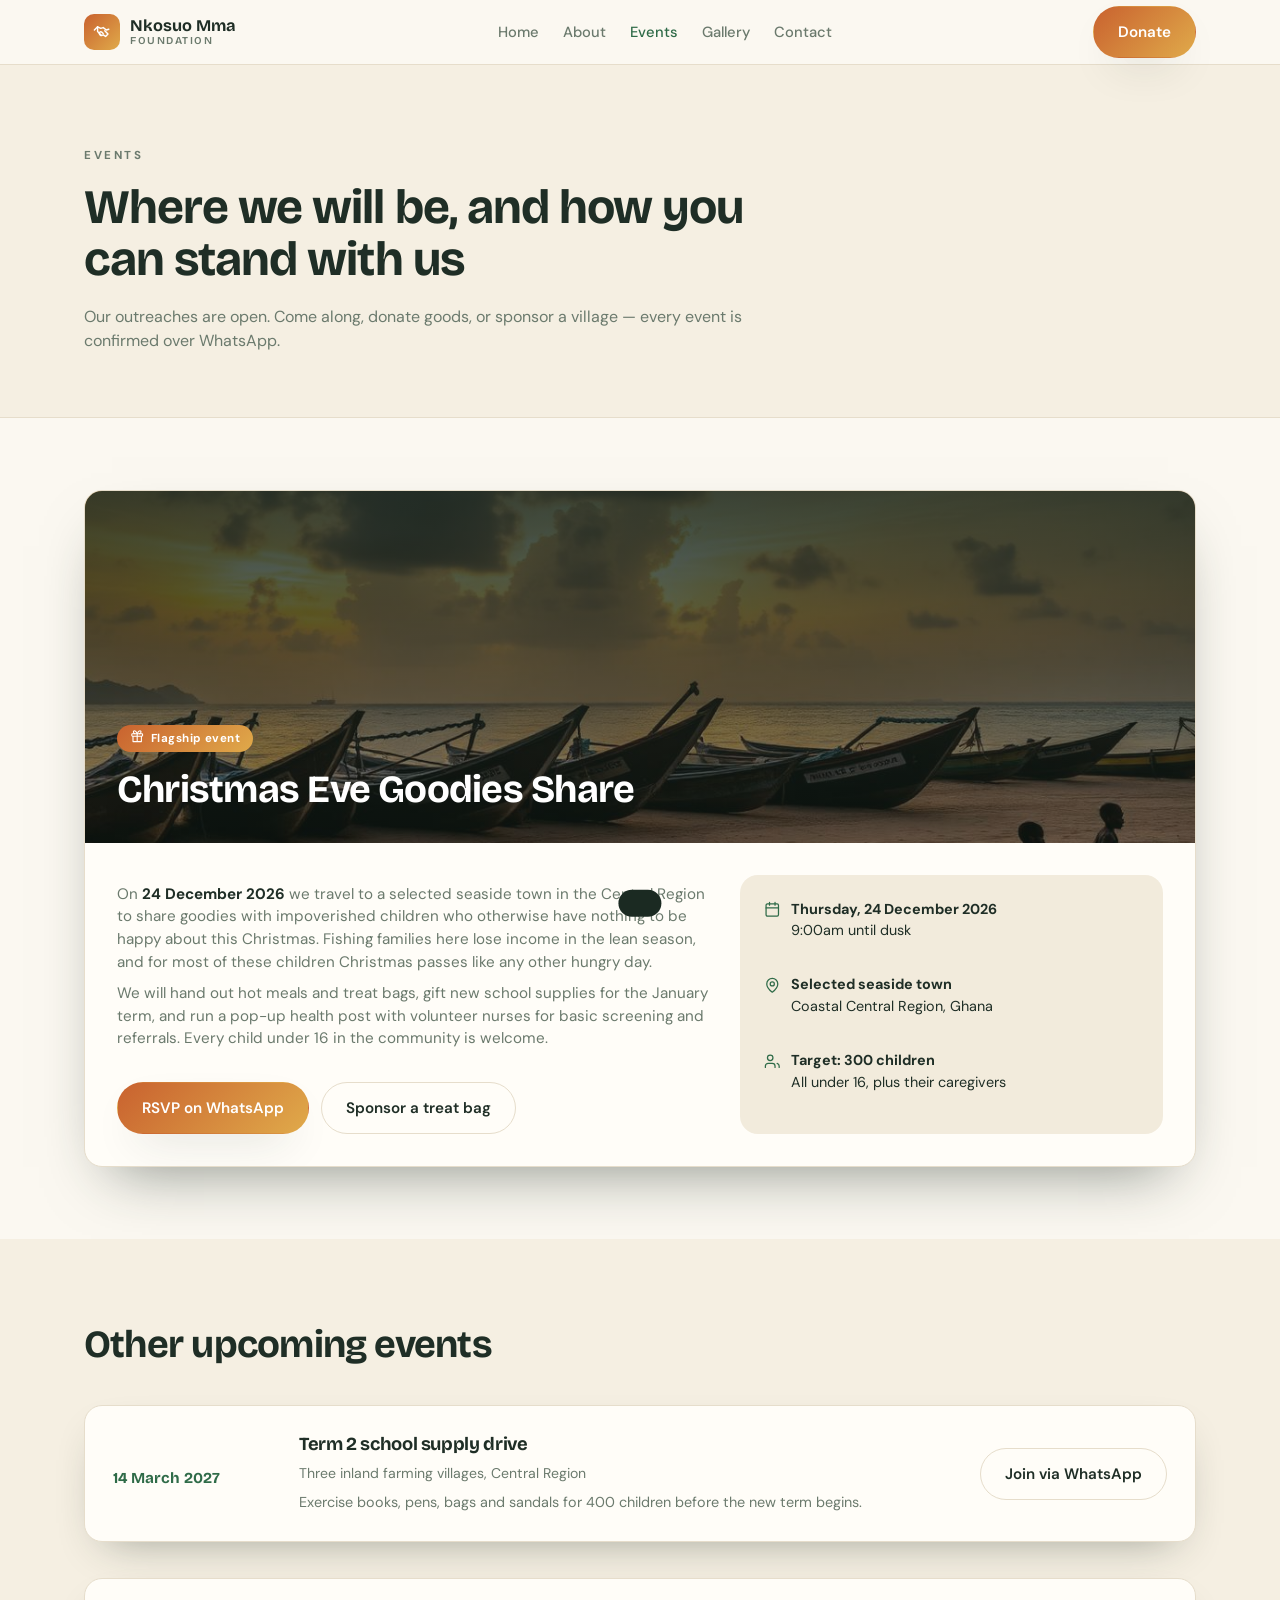
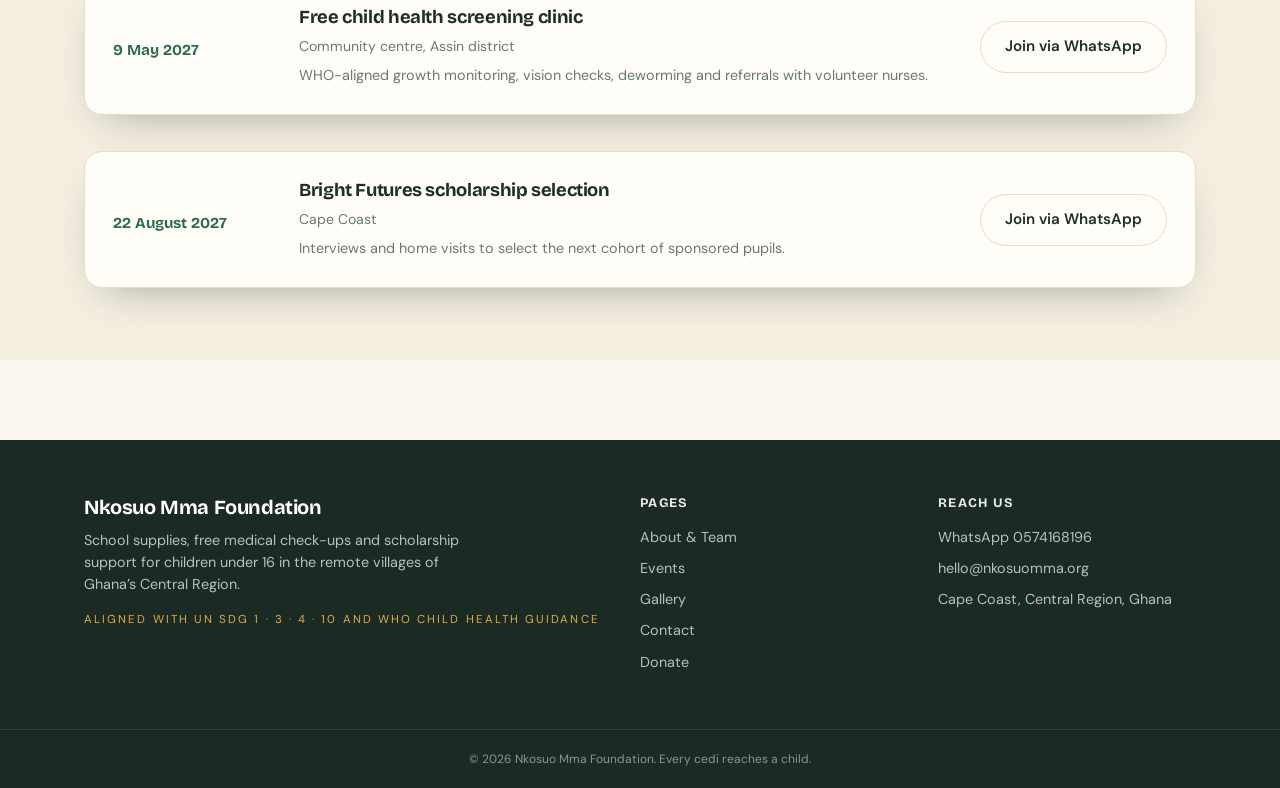
<file: events.html>
<!DOCTYPE html>
<html lang="en">
<head>
<meta charset="utf-8" />
<meta name="viewport" content="width=device-width, initial-scale=1" />
<title>Events | Christmas Eve 2026 Seaside Outreach</title>
<meta name="description" content="Join our 24 December 2026 outreach sharing goodies with impoverished children of a seaside town in Ghana's Central Region, plus our other upcoming events." />
<meta property="og:title" content="Events | Christmas Eve 2026 Seaside Outreach" />
<meta property="og:description" content="Join our 24 December 2026 outreach sharing goodies with impoverished children of a seaside town in Ghana's Central Region, plus our other upcoming events." />
<meta property="og:type" content="website" />
<meta name="twitter:card" content="summary_large_image" />
<link rel="preconnect" href="https://fonts.googleapis.com" />
<link rel="preconnect" href="https://fonts.gstatic.com" crossorigin />
<link href="https://fonts.googleapis.com/css2?family=Bricolage+Grotesque:opsz,wght@12..96,400..800&family=DM+Sans:wght@400;500;600;700&display=swap" rel="stylesheet" />
<link rel="stylesheet" href="css/style.css" />
</head>
<body>
<header class="header">
  <div class="wrap">
    <div class="header__bar">
      <a class="brand" href="index.html">
        <span class="brand__mark"><svg class="ic" viewBox="0 0 24 24" fill="none" stroke="currentColor" stroke-width="1.8" stroke-linecap="round" stroke-linejoin="round" aria-hidden="true"><path d="M11 17 9.5 15.5a2 2 0 0 1 2.8-2.8L14 14.4"/><path d="m3 10 4-4 4 2 3-1 4 3 3-1"/><path d="M7 6v6l5 5 2-1 3 2 3-3-4-4"/></svg></span>
        <span class="brand__name">Nkosuo Mma
          <span class="brand__sub">Foundation</span>
        </span>
      </a>
      <nav class="nav">
          <a href="index.html">Home</a>
          <a href="about.html">About</a>
          <a href="events.html" class="is-active">Events</a>
          <a href="gallery.html">Gallery</a>
          <a href="contact.html">Contact</a>
      </nav>
      <div class="header__cta">
        <a class="btn btn--primary" href="donate.html">Donate</a>
        <button class="menu-btn" aria-label="Toggle menu">&#9776;</button>
      </div>
    </div>
    <nav class="mobile-nav" id="mobile-nav">
        <a href="index.html">Home</a>
        <a href="about.html">About</a>
        <a href="events.html">Events</a>
        <a href="gallery.html">Gallery</a>
        <a href="contact.html">Contact</a>
        <a href="donate.html">Donate</a>
    </nav>
  </div>
</header>
<main>
<section class="pagehero"><div class="wrap">
  <p class="eyebrow">Events</p>
  <h1>Where we will be, and how you can stand with us</h1>
  <p>Our outreaches are open. Come along, donate goods, or sponsor a village &mdash; every event is confirmed over WhatsApp.</p>
</div></section>

<section class="section"><div class="wrap">
  <article class="card" style="padding:0;overflow:hidden;box-shadow:var(--shadow-lift)">
    <div class="event-hero">
      <img src="assets/gallery-seaside.jpg" alt="Fishing canoes on a Central Region beach at sunset" loading="lazy" width="1200" height="900" />
      <div class="cap"></div>
      <div class="txt">
        <span class="pill"><svg class="ic" viewBox="0 0 24 24" fill="none" stroke="currentColor" stroke-width="1.8" stroke-linecap="round" stroke-linejoin="round" aria-hidden="true"><rect x="3" y="8" width="18" height="4" rx="1"/><path d="M12 8v13M5 12v9h14v-9"/><path d="M12 8S10 3 7.5 3 5 7 8 8M12 8s2-5 4.5-5S19 7 16 8"/></svg> Flagship event</span>
        <h2>Christmas Eve Goodies Share</h2>
      </div>
    </div>
    <div class="event-body">
      <div>
        <p class="muted">On <strong style="color:var(--fg)">24 December 2026</strong> we travel to a selected seaside town in the Central Region to share goodies with impoverished children who otherwise have nothing to be happy about this Christmas. Fishing families here lose income in the lean season, and for most of these children Christmas passes like any other hungry day.</p>
        <p class="muted mt-4">We will hand out hot meals and treat bags, gift new school supplies for the January term, and run a pop-up health post with volunteer nurses for basic screening and referrals. Every child under 16 in the community is welcome.</p>
        <div class="hero__actions">
          <a class="btn btn--primary" data-wa="Hello Nkosuo Mma Foundation. I'd like to join / support the 24 December 2026 Christmas outreach for the seaside children." href="#">RSVP on WhatsApp</a>
          <a class="btn btn--outline" href="donate.html">Sponsor a treat bag</a>
        </div>
      </div>
      <ul class="factlist">
        <li><svg class="ic" viewBox="0 0 24 24" fill="none" stroke="currentColor" stroke-width="1.8" stroke-linecap="round" stroke-linejoin="round" aria-hidden="true"><rect x="3" y="4" width="18" height="18" rx="2"/><path d="M16 2v4M8 2v4M3 10h18"/></svg><span><strong>Thursday, 24 December 2026</strong>9:00am until dusk</span></li>
        <li><svg class="ic" viewBox="0 0 24 24" fill="none" stroke="currentColor" stroke-width="1.8" stroke-linecap="round" stroke-linejoin="round" aria-hidden="true"><path d="M20 10c0 6-8 12-8 12s-8-6-8-12a8 8 0 0 1 16 0z"/><circle cx="12" cy="10" r="3"/></svg><span><strong>Selected seaside town</strong>Coastal Central Region, Ghana</span></li>
        <li><svg class="ic" viewBox="0 0 24 24" fill="none" stroke="currentColor" stroke-width="1.8" stroke-linecap="round" stroke-linejoin="round" aria-hidden="true"><path d="M16 21v-2a4 4 0 0 0-4-4H6a4 4 0 0 0-4 4v2"/><circle cx="9" cy="7" r="4"/><path d="M22 21v-2a4 4 0 0 0-3-3.87"/></svg><span><strong>Target: 300 children</strong>All under 16, plus their caregivers</span></li>
      </ul>
    </div>
  </article>
</div></section>

<section class="section section--tint"><div class="wrap">
  <h2 class="big">Other upcoming events</h2>
  <div class="grid mt-10">
      <div class="card event-row">
        <p class="date">14 March 2027</p>
        <div><h3 style="margin-top:0">Term 2 school supply drive</h3><p class="muted" style="font-size:.88rem">Three inland farming villages, Central Region</p><p class="muted" style="font-size:.9rem">Exercise books, pens, bags and sandals for 400 children before the new term begins.</p></div>
        <a class="btn btn--outline" data-wa="Hello, I'd like to join the event: Term 2 school supply drive (14 March 2027)." href="#">Join via WhatsApp</a>
      </div>
      <div class="card event-row">
        <p class="date">9 May 2027</p>
        <div><h3 style="margin-top:0">Free child health screening clinic</h3><p class="muted" style="font-size:.88rem">Community centre, Assin district</p><p class="muted" style="font-size:.9rem">WHO-aligned growth monitoring, vision checks, deworming and referrals with volunteer nurses.</p></div>
        <a class="btn btn--outline" data-wa="Hello, I'd like to join the event: Free child health screening clinic (9 May 2027)." href="#">Join via WhatsApp</a>
      </div>
      <div class="card event-row">
        <p class="date">22 August 2027</p>
        <div><h3 style="margin-top:0">Bright Futures scholarship selection</h3><p class="muted" style="font-size:.88rem">Cape Coast</p><p class="muted" style="font-size:.9rem">Interviews and home visits to select the next cohort of sponsored pupils.</p></div>
        <a class="btn btn--outline" data-wa="Hello, I'd like to join the event: Bright Futures scholarship selection (22 August 2027)." href="#">Join via WhatsApp</a>
      </div>
  </div>
</div></section>
</main>
<footer class="footer">
  <div class="wrap">
    <div class="grid">
      <div>
        <h3>Nkosuo Mma Foundation</h3>
        <p style="margin-top:.75rem;max-width:24rem">School supplies, free medical check-ups and scholarship support for children under 16 in the remote villages of Ghana&rsquo;s Central Region.</p>
        <p class="sdg">Aligned with UN SDG 1 &middot; 3 &middot; 4 &middot; 10 and WHO child health guidance</p>
      </div>
      <div>
        <h4>Pages</h4>
        <ul>
          <li><a href="about.html">About &amp; Team</a></li>
          <li><a href="events.html">Events</a></li>
          <li><a href="gallery.html">Gallery</a></li>
          <li><a href="contact.html">Contact</a></li>
          <li><a href="donate.html">Donate</a></li>
        </ul>
      </div>
      <div>
        <h4>Reach us</h4>
        <ul>
          <li><a data-wa="Hello Nkosuo Mma Foundation, I'd like to know more." href="#">WhatsApp 0574168196</a></li>
          <li>hello@nkosuomma.org</li>
          <li>Cape Coast, Central Region, Ghana</li>
        </ul>
      </div>
    </div>
  </div>
  <div class="footer__bottom">&copy; <span id="year">2026</span> Nkosuo Mma Foundation. Every cedi reaches a child.</div>
</footer>
<div id="toast" role="status" aria-live="polite"></div>
<script src="js/main.js"></script>
</body>
</html>
</file>
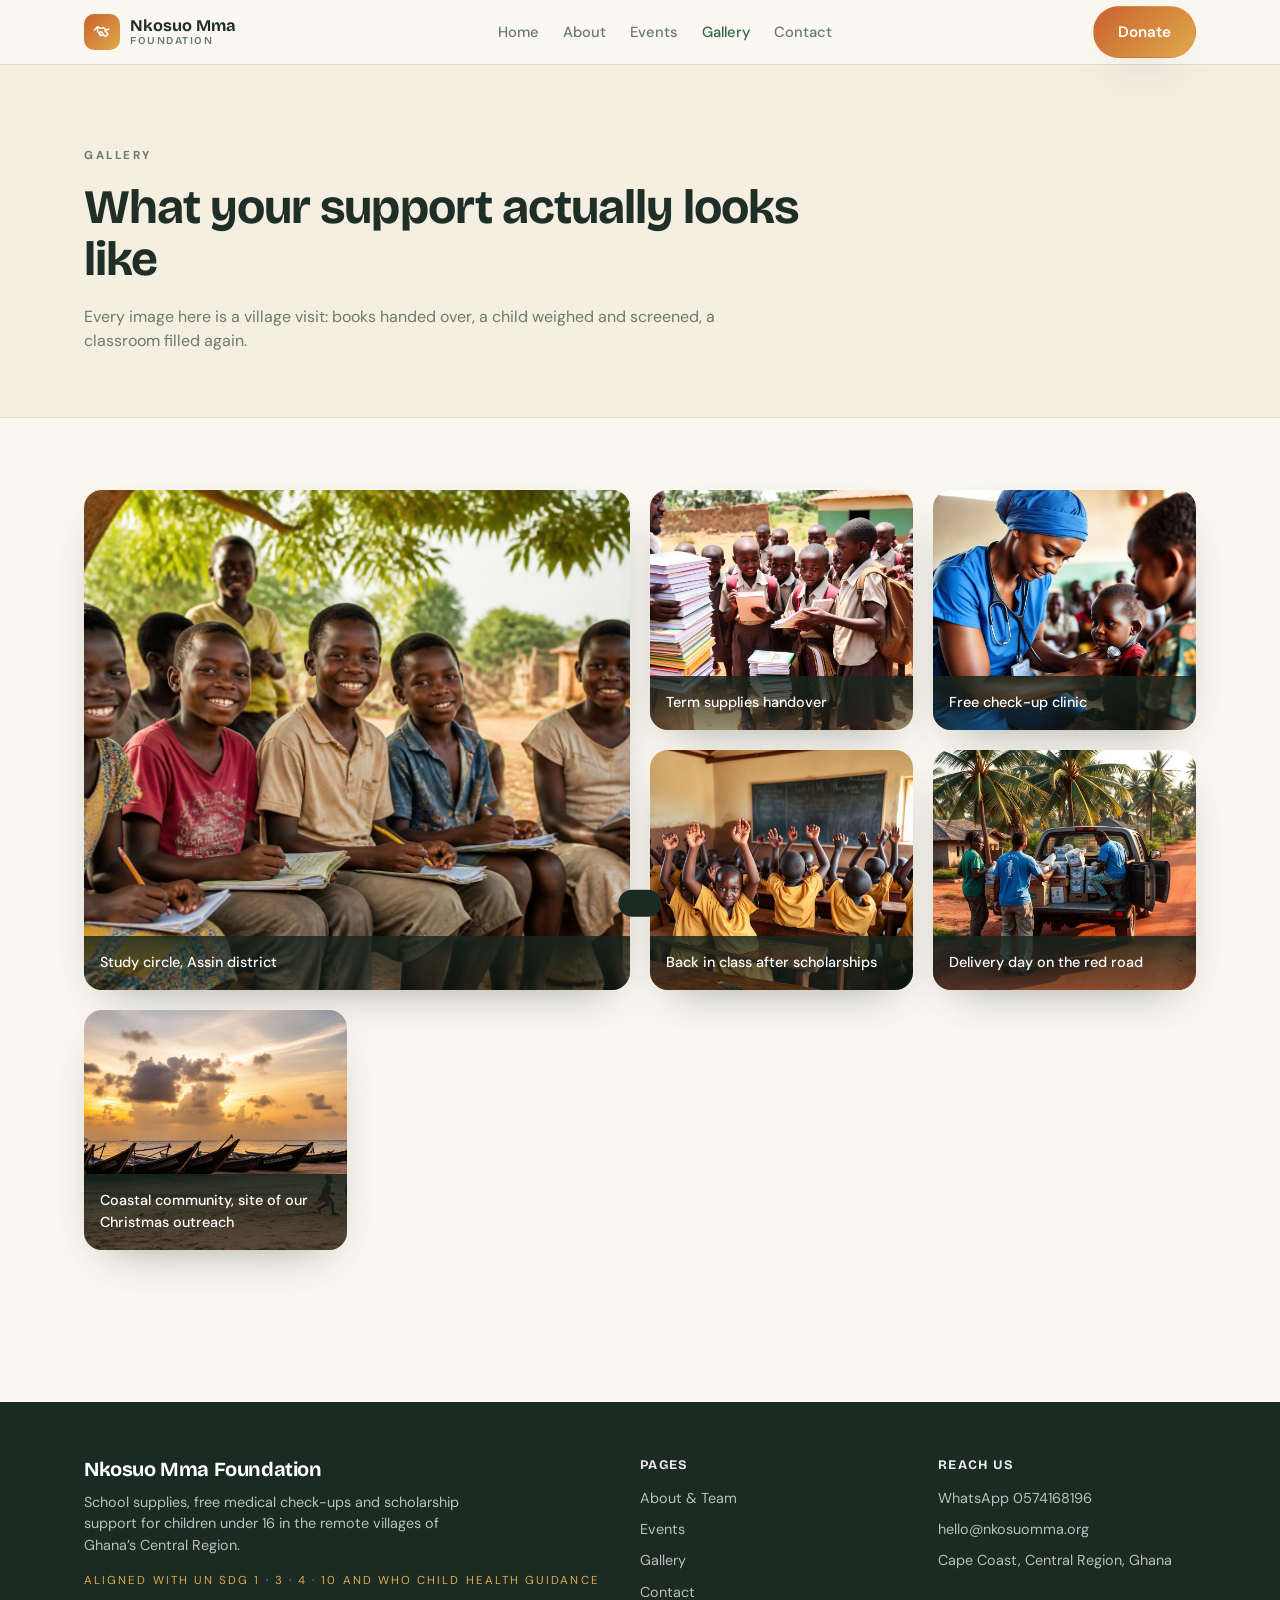
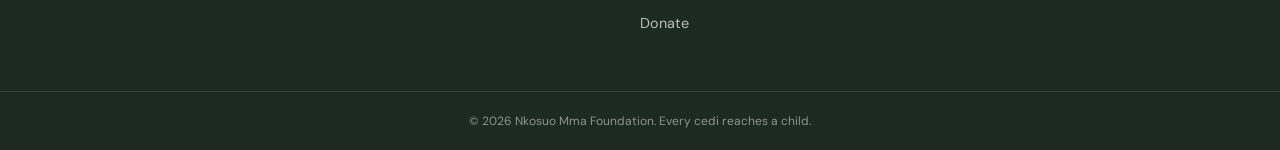
<file: gallery.html>
<!DOCTYPE html>
<html lang="en">
<head>
<meta charset="utf-8" />
<meta name="viewport" content="width=device-width, initial-scale=1" />
<title>Gallery | Nkosuo Mma Foundation</title>
<meta name="description" content="Photos from our school supply deliveries, free medical check-ups and village outreach across Ghana's Central Region." />
<meta property="og:title" content="Gallery | Nkosuo Mma Foundation" />
<meta property="og:description" content="Photos from our school supply deliveries, free medical check-ups and village outreach across Ghana's Central Region." />
<meta property="og:type" content="website" />
<meta name="twitter:card" content="summary_large_image" />
<link rel="preconnect" href="https://fonts.googleapis.com" />
<link rel="preconnect" href="https://fonts.gstatic.com" crossorigin />
<link href="https://fonts.googleapis.com/css2?family=Bricolage+Grotesque:opsz,wght@12..96,400..800&family=DM+Sans:wght@400;500;600;700&display=swap" rel="stylesheet" />
<link rel="stylesheet" href="css/style.css" />
</head>
<body>
<header class="header">
  <div class="wrap">
    <div class="header__bar">
      <a class="brand" href="index.html">
        <span class="brand__mark"><svg class="ic" viewBox="0 0 24 24" fill="none" stroke="currentColor" stroke-width="1.8" stroke-linecap="round" stroke-linejoin="round" aria-hidden="true"><path d="M11 17 9.5 15.5a2 2 0 0 1 2.8-2.8L14 14.4"/><path d="m3 10 4-4 4 2 3-1 4 3 3-1"/><path d="M7 6v6l5 5 2-1 3 2 3-3-4-4"/></svg></span>
        <span class="brand__name">Nkosuo Mma
          <span class="brand__sub">Foundation</span>
        </span>
      </a>
      <nav class="nav">
          <a href="index.html">Home</a>
          <a href="about.html">About</a>
          <a href="events.html">Events</a>
          <a href="gallery.html" class="is-active">Gallery</a>
          <a href="contact.html">Contact</a>
      </nav>
      <div class="header__cta">
        <a class="btn btn--primary" href="donate.html">Donate</a>
        <button class="menu-btn" aria-label="Toggle menu">&#9776;</button>
      </div>
    </div>
    <nav class="mobile-nav" id="mobile-nav">
        <a href="index.html">Home</a>
        <a href="about.html">About</a>
        <a href="events.html">Events</a>
        <a href="gallery.html">Gallery</a>
        <a href="contact.html">Contact</a>
        <a href="donate.html">Donate</a>
    </nav>
  </div>
</header>
<main>
<section class="pagehero"><div class="wrap">
  <p class="eyebrow">Gallery</p>
  <h1>What your support actually looks like</h1>
  <p>Every image here is a village visit: books handed over, a child weighed and screened, a classroom filled again.</p>
</div></section>
<section class="section"><div class="wrap"><div class="gallery">
    <figure class="figure figure--wide"><img src="assets/hero-children.jpg" alt="Village children with exercise books under a mango tree" loading="lazy" width="1200" height="900" /><figcaption>Study circle, Assin district</figcaption></figure>
    <figure class="figure"><img src="assets/gallery-supplies.jpg" alt="Children receiving exercise books and school bags" loading="lazy" width="1200" height="900" /><figcaption>Term supplies handover</figcaption></figure>
    <figure class="figure"><img src="assets/gallery-medical.jpg" alt="Nurse examining a child with a stethoscope" loading="lazy" width="1200" height="900" /><figcaption>Free check-up clinic</figcaption></figure>
    <figure class="figure"><img src="assets/gallery-classroom.jpg" alt="Children raising hands in a rural classroom" loading="lazy" width="1200" height="900" /><figcaption>Back in class after scholarships</figcaption></figure>
    <figure class="figure"><img src="assets/gallery-outreach.jpg" alt="Volunteers unloading donation boxes from a pickup" loading="lazy" width="1200" height="900" /><figcaption>Delivery day on the red road</figcaption></figure>
    <figure class="figure"><img src="assets/gallery-seaside.jpg" alt="Fishing canoes at sunset on a Central Region beach" loading="lazy" width="1200" height="900" /><figcaption>Coastal community, site of our Christmas outreach</figcaption></figure>
</div></div></section>
</main>
<footer class="footer">
  <div class="wrap">
    <div class="grid">
      <div>
        <h3>Nkosuo Mma Foundation</h3>
        <p style="margin-top:.75rem;max-width:24rem">School supplies, free medical check-ups and scholarship support for children under 16 in the remote villages of Ghana&rsquo;s Central Region.</p>
        <p class="sdg">Aligned with UN SDG 1 &middot; 3 &middot; 4 &middot; 10 and WHO child health guidance</p>
      </div>
      <div>
        <h4>Pages</h4>
        <ul>
          <li><a href="about.html">About &amp; Team</a></li>
          <li><a href="events.html">Events</a></li>
          <li><a href="gallery.html">Gallery</a></li>
          <li><a href="contact.html">Contact</a></li>
          <li><a href="donate.html">Donate</a></li>
        </ul>
      </div>
      <div>
        <h4>Reach us</h4>
        <ul>
          <li><a data-wa="Hello Nkosuo Mma Foundation, I'd like to know more." href="#">WhatsApp 0574168196</a></li>
          <li>hello@nkosuomma.org</li>
          <li>Cape Coast, Central Region, Ghana</li>
        </ul>
      </div>
    </div>
  </div>
  <div class="footer__bottom">&copy; <span id="year">2026</span> Nkosuo Mma Foundation. Every cedi reaches a child.</div>
</footer>
<div id="toast" role="status" aria-live="polite"></div>
<script src="js/main.js"></script>
</body>
</html>
</file>
<file: css/style.css>
:root{
  --bg:#fbf8f1; --fg:#1f2e26; --card:#fffdf8; --primary:#2f6b48; --primary-fg:#f9f7f0;
  --secondary:#f0e7d5; --muted-fg:#6b7a6d; --accent:#c9622f; --gold:#e0aa4a;
  --gold-fg:#3d3011; --ink:#1b2a22; --border:#e6ddcb; --radius:12px;
  --shadow-soft:0 18px 45px -22px rgba(31,46,38,.45);
  --shadow-lift:0 28px 60px -28px rgba(31,46,38,.55);
  --gradient-warm:linear-gradient(135deg,var(--accent),var(--gold));
  --gradient-hero:linear-gradient(180deg,rgba(24,38,30,.85),rgba(24,38,30,.45));
}
*{box-sizing:border-box;margin:0;padding:0;border-color:var(--border)}
html{scroll-behavior:smooth}
body{background:var(--bg);color:var(--fg);font-family:"DM Sans",system-ui,sans-serif;line-height:1.5;-webkit-font-smoothing:antialiased}
h1,h2,h3,h4{font-family:"Bricolage Grotesque","DM Sans",system-ui,sans-serif;letter-spacing:-.02em;line-height:1.1}
img{display:block;max-width:100%}
a{color:inherit;text-decoration:none}
.wrap{max-width:72rem;margin:0 auto;padding:0 1.25rem}
.eyebrow{font-size:.72rem;font-weight:700;text-transform:uppercase;letter-spacing:.22em;color:var(--accent)}
.muted{color:var(--muted-fg)}
.section{padding:4.5rem 0}
.section--tint{background:#f5efe2}
.grid{display:grid;gap:1.25rem}

/* buttons */
.btn{display:inline-flex;align-items:center;justify-content:center;gap:.5rem;border:1px solid transparent;border-radius:999px;
  padding:.85rem 1.5rem;font-weight:600;font-size:.95rem;cursor:pointer;transition:transform .15s ease,opacity .15s ease,background .15s ease}
.btn:hover{transform:translateY(-2px)}
.btn--primary{background:var(--gradient-warm);color:#fff;box-shadow:var(--shadow-soft)}
.btn--gold{background:var(--gold);color:var(--gold-fg)}
.btn--ondark{background:rgba(255,255,255,.12);color:#fff;border-color:rgba(255,255,255,.35);backdrop-filter:blur(4px)}
.btn--outline{background:transparent;color:var(--fg);border-color:var(--border)}
.btn--outline:hover{background:var(--secondary)}
.btn--block{width:100%}

/* header */
.header{position:sticky;top:0;z-index:50;background:rgba(251,248,241,.9);backdrop-filter:blur(8px);border-bottom:1px solid var(--border)}
.header__bar{display:flex;align-items:center;justify-content:space-between;height:4rem}
.brand{display:flex;align-items:center;gap:.65rem;font-weight:700}
.brand__mark{width:2.25rem;height:2.25rem;border-radius:10px;background:var(--gradient-warm);display:grid;place-items:center;color:#fff;font-size:1rem}
.brand__name{font-family:"Bricolage Grotesque",sans-serif;font-size:1.02rem;line-height:1.1}
.brand__sub{display:block;font-size:.66rem;letter-spacing:.14em;text-transform:uppercase;color:var(--muted-fg);font-weight:600}
.nav{display:flex;align-items:center;gap:1.5rem}
.nav a{font-size:.92rem;color:var(--muted-fg);font-weight:500}
.nav a:hover,.nav a.is-active{color:var(--primary)}
.header__cta{display:flex;align-items:center;gap:1rem}
.menu-btn{display:none;background:none;border:1px solid var(--border);border-radius:8px;padding:.45rem .6rem;cursor:pointer;font-size:1rem}
.mobile-nav{display:none;flex-direction:column;gap:.25rem;padding:.75rem 0 1.25rem;border-top:1px solid var(--border)}
.mobile-nav.is-open{display:flex}
.mobile-nav a{padding:.6rem .25rem;color:var(--muted-fg);font-weight:500}

/* hero */
.hero{position:relative}
.hero img{height:64vh;min-height:420px;width:100%;object-fit:cover}
.hero__overlay{position:absolute;inset:0;background:var(--gradient-hero)}
.hero__content{position:absolute;inset:0;display:flex;align-items:center}
.hero h1{margin-top:1rem;max-width:46rem;font-size:clamp(2.1rem,5.2vw,3.6rem);color:#fff;font-weight:800}
.hero p.lead{margin-top:1.1rem;max-width:34rem;color:rgba(255,255,255,.87);font-size:1.05rem}
.hero .eyebrow{color:var(--gold)}
.hero__actions{margin-top:2rem;display:flex;flex-wrap:wrap;gap:.75rem}

/* page hero */
.pagehero{background:#f5efe2;border-bottom:1px solid var(--border);padding:4rem 0}
.pagehero h1{margin-top:1rem;max-width:46rem;font-size:clamp(2rem,4.4vw,3rem);font-weight:700}
.pagehero p{margin-top:1.15rem;max-width:42rem;color:var(--muted-fg)}

/* stats */
.stats{background:var(--card);border-bottom:1px solid var(--border)}
.stats .grid{padding:2.5rem 0;grid-template-columns:repeat(auto-fit,minmax(200px,1fr))}
.stats .k{font-family:"Bricolage Grotesque",sans-serif;font-size:2.1rem;font-weight:800;color:var(--primary)}
.stats .v{margin-top:.25rem;font-size:.9rem;color:var(--muted-fg)}

.card{background:var(--card);border:1px solid var(--border);border-radius:18px;padding:1.75rem;box-shadow:var(--shadow-soft)}
.card--hover{transition:transform .2s ease}
.card--hover:hover{transform:translateY(-4px)}
.card h3{margin-top:1.1rem;font-size:1.15rem}
.card p{margin-top:.5rem;color:var(--muted-fg);font-size:.95rem}
.icon-badge{width:3rem;height:3rem;border-radius:12px;background:rgba(47,107,72,.1);display:grid;place-items:center;font-size:1.35rem}
.pill{display:inline-block;background:var(--gradient-warm);color:#fff;border-radius:999px;padding:.3rem .8rem;font-size:.72rem;font-weight:700;letter-spacing:.04em}

.split{display:grid;gap:3rem;grid-template-columns:1.1fr 1fr;align-items:center}
.split img{border-radius:24px;box-shadow:var(--shadow-lift);object-fit:cover;width:100%}
h2.big{margin-top:.75rem;font-size:clamp(1.7rem,3.6vw,2.4rem)}
.cols-3{grid-template-columns:repeat(auto-fit,minmax(260px,1fr))}
.cols-4{grid-template-columns:repeat(auto-fit,minmax(230px,1fr))}
.mt-10{margin-top:2.5rem}.mt-6{margin-top:1.5rem}.mt-4{margin-top:1rem}

/* cta banner */
.cta{background:var(--ink);border-radius:26px;padding:3.5rem 2rem;text-align:center;color:#fff;box-shadow:var(--shadow-lift)}
.cta h2{margin:1rem auto 0;max-width:40rem;font-size:clamp(1.7rem,3.6vw,2.4rem)}
.cta p{margin:1rem auto 0;max-width:34rem;color:rgba(255,255,255,.75)}
.cta__actions{margin-top:2rem;display:flex;flex-wrap:wrap;gap:.75rem;justify-content:center}
.cta .emoji{font-size:2rem}

/* team */
.team-card{text-align:center}
.avatar{margin:0 auto;width:4rem;height:4rem;border-radius:50%;background:var(--gradient-warm);display:grid;place-items:center;color:#fff;font-family:"Bricolage Grotesque",sans-serif;font-weight:700;font-size:1.15rem}

/* gallery */
.gallery{display:grid;gap:1.25rem;grid-template-columns:repeat(4,1fr);grid-auto-rows:240px}
.figure{position:relative;overflow:hidden;border-radius:18px;box-shadow:var(--shadow-soft)}
.figure img{width:100%;height:100%;object-fit:cover;transition:transform .5s ease}
.figure:hover img{transform:scale(1.06)}
.figure figcaption{position:absolute;left:0;right:0;bottom:0;padding:1rem;color:#fff;font-size:.9rem;font-weight:500;background:var(--gradient-hero)}
.figure--wide{grid-column:span 2;grid-row:span 2}

/* events */
.event-hero{position:relative}
.event-hero img{height:22rem;width:100%;object-fit:cover}
.event-hero .cap{position:absolute;inset:0;background:var(--gradient-hero)}
.event-hero .txt{position:absolute;bottom:0;padding:2rem}
.event-hero h2{margin-top:1rem;color:#fff;font-size:clamp(1.7rem,3.6vw,2.4rem);max-width:34rem}
.event-body{display:grid;gap:2rem;grid-template-columns:1.4fr 1fr;padding:2rem}
.factlist{list-style:none;background:#f2ebdc;border-radius:18px;padding:1.5rem;display:grid;gap:1rem;font-size:.9rem}
.factlist strong{display:block}
.event-row{display:grid;gap:1rem;grid-template-columns:170px 1fr auto;align-items:center}
.event-row .date{font-family:"Bricolage Grotesque",sans-serif;font-weight:700;color:var(--primary)}

/* forms */
.form-grid{display:grid;gap:3rem;grid-template-columns:1fr .8fr;align-items:start}
label{display:block;font-size:.88rem;font-weight:600;margin-bottom:.4rem}
input,select,textarea{width:100%;font:inherit;font-size:.95rem;padding:.7rem .9rem;border:1px solid var(--border);border-radius:10px;background:var(--bg);color:var(--fg)}
input:focus,select:focus,textarea:focus{outline:2px solid var(--primary);outline-offset:1px}
.field{margin-bottom:1.15rem}
.chiprow{display:flex;flex-wrap:wrap;gap:.5rem}
.chip{border:1px solid var(--border);background:var(--bg);color:var(--muted-fg);border-radius:999px;padding:.5rem 1rem;font:inherit;font-size:.88rem;cursor:pointer}
.chip.is-active{background:var(--primary);color:var(--primary-fg);border-color:transparent}
.fineprint{margin-top:.9rem;text-align:center;font-size:.78rem;color:var(--muted-fg)}
.tier{cursor:pointer;text-align:left;width:100%;font:inherit;color:inherit}
.tier .amt{font-family:"Bricolage Grotesque",sans-serif;font-size:1.5rem;font-weight:800;color:var(--primary)}
.side-card{background:#f2ebdc;border:1px solid var(--border);border-radius:18px;padding:1.75rem}
.side-card+.side-card,.card+.card{margin-top:1rem}

/* footer */
.footer{margin-top:5rem;background:var(--ink);color:#fff}
.footer .grid{grid-template-columns:2fr 1fr 1fr;gap:2.5rem;padding:3.5rem 0}
.footer h3{font-size:1.25rem}
.footer p,.footer li,.footer a{color:rgba(255,255,255,.7);font-size:.9rem}
.footer ul{list-style:none;display:grid;gap:.6rem;margin-top:1rem}
.footer a:hover{color:var(--gold)}
.footer h4{font-size:.82rem;text-transform:uppercase;letter-spacing:.1em;color:rgba(255,255,255,.9)}
.footer .sdg{margin-top:1rem;font-size:.72rem;text-transform:uppercase;letter-spacing:.18em;color:var(--gold)}
.footer__bottom{border-top:1px solid rgba(255,255,255,.1);padding:1.25rem;text-align:center;font-size:.75rem;color:rgba(255,255,255,.5)}

/* toast */
#toast{position:fixed;bottom:1.5rem;left:50%;transform:translate(-50%,150%);background:var(--ink);color:#fff;
  padding:.85rem 1.35rem;border-radius:999px;font-size:.9rem;box-shadow:var(--shadow-lift);transition:transform .3s ease;z-index:100}
#toast.show{transform:translate(-50%,0)}

@media(max-width:900px){
  .split,.event-body,.form-grid,.footer .grid{grid-template-columns:1fr}
  .event-row{grid-template-columns:1fr}
  .gallery{grid-template-columns:repeat(2,1fr)}
  .nav{display:none}
  .menu-btn{display:block}
}
@media(max-width:560px){
  .gallery{grid-template-columns:1fr;grid-auto-rows:220px}
  .figure--wide{grid-column:span 1;grid-row:span 1}
  .header__cta .btn{display:none}
}

.ic{width:1.15em;height:1.15em;flex:none;vertical-align:-.18em}
.icon-badge .ic{width:1.5rem;height:1.5rem;color:var(--primary)}
.brand__mark .ic{width:1.2rem;height:1.2rem;color:#fff}
.cta .emoji .ic{width:2.1rem;height:2.1rem;color:var(--gold)}
.factlist li{display:flex;gap:.65rem;align-items:flex-start}
.factlist .ic{color:var(--primary);margin-top:.15rem}
.footer li{display:flex;gap:.55rem;align-items:flex-start}
.footer .ic{color:var(--gold);margin-top:.15rem}
.side-card h3,.card h3{display:flex;align-items:center;gap:.5rem}
.side-card h3 .ic,.card h3 .ic{color:var(--primary);width:1.35rem;height:1.35rem}
.contact-list li{display:flex;gap:.7rem;align-items:flex-start}
.contact-list .ic{color:var(--primary);margin-top:.2rem}
.pill .ic{width:.9rem;height:.9rem;vertical-align:-.12em;margin-right:.2rem}
.contact-list li{display:block;position:relative;padding-left:1.75rem}
.contact-list .ic{position:absolute;left:0;top:.15rem;margin:0}
</file>
